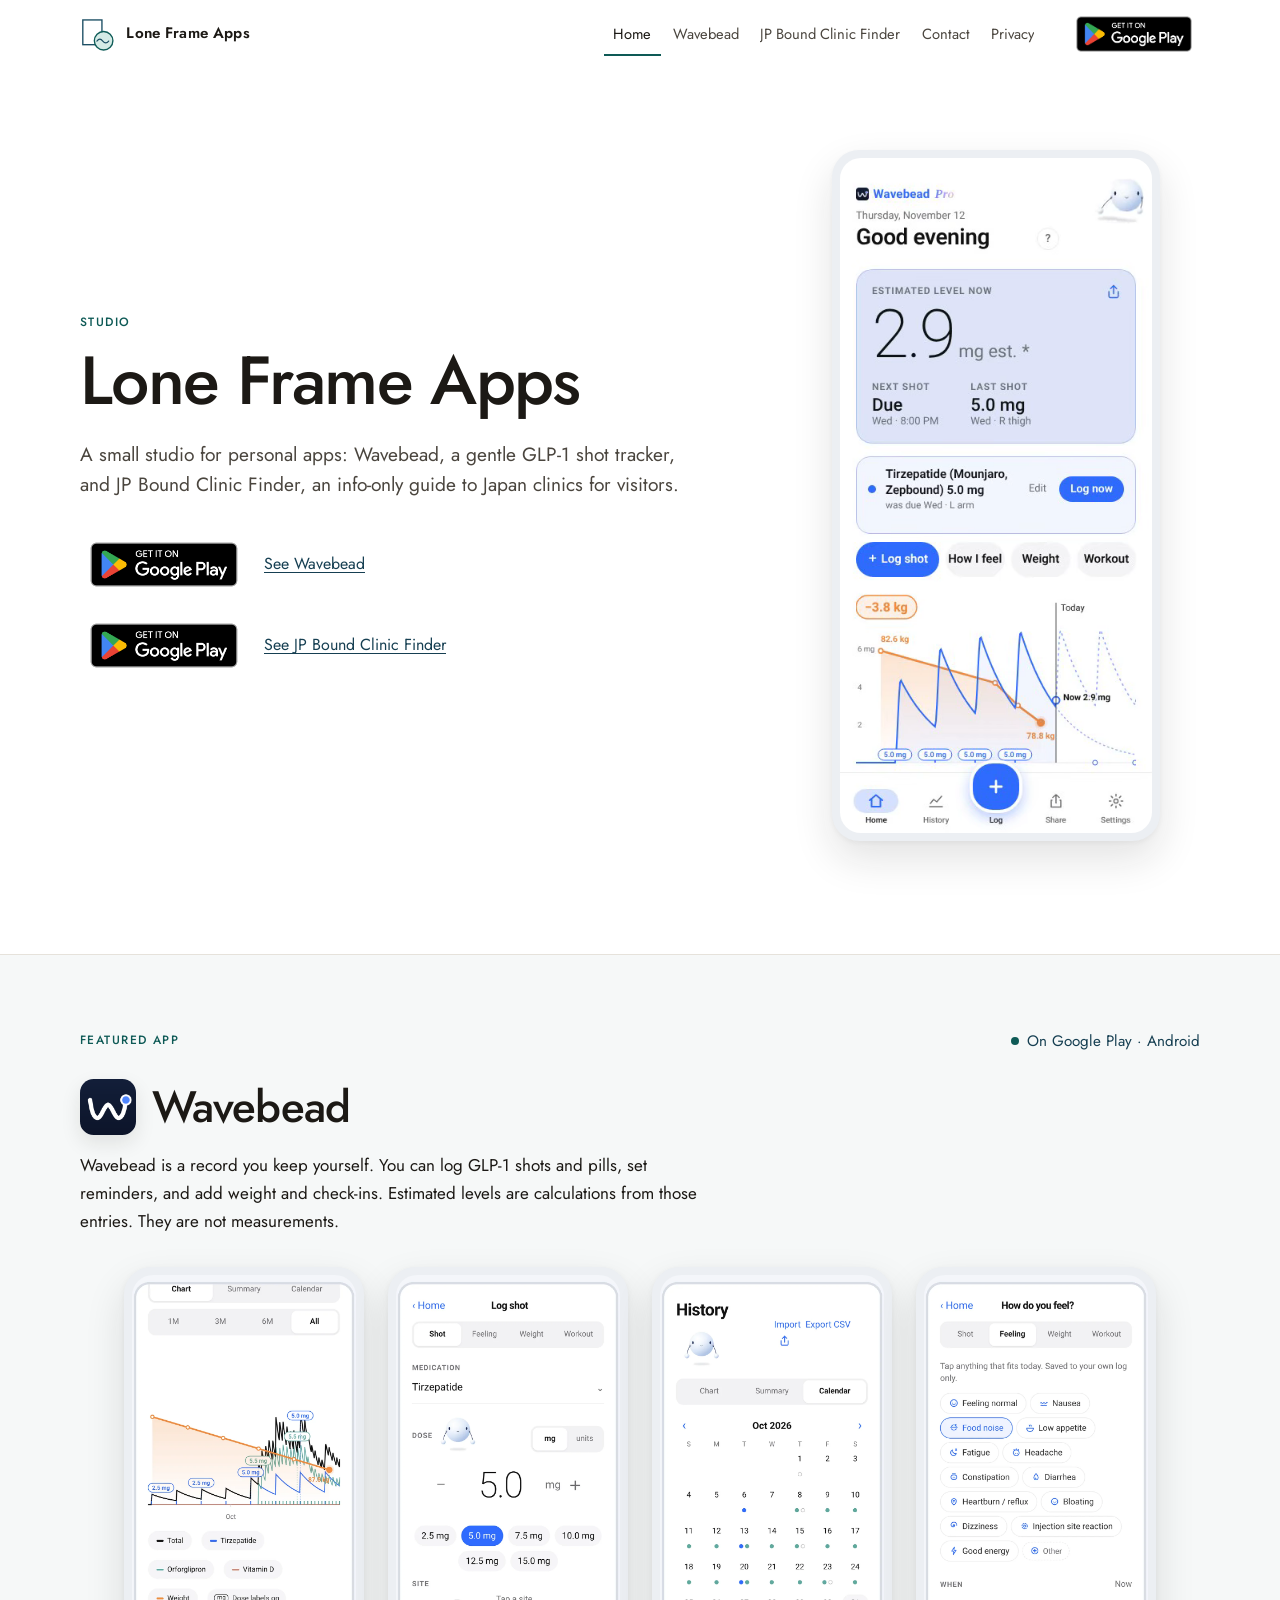
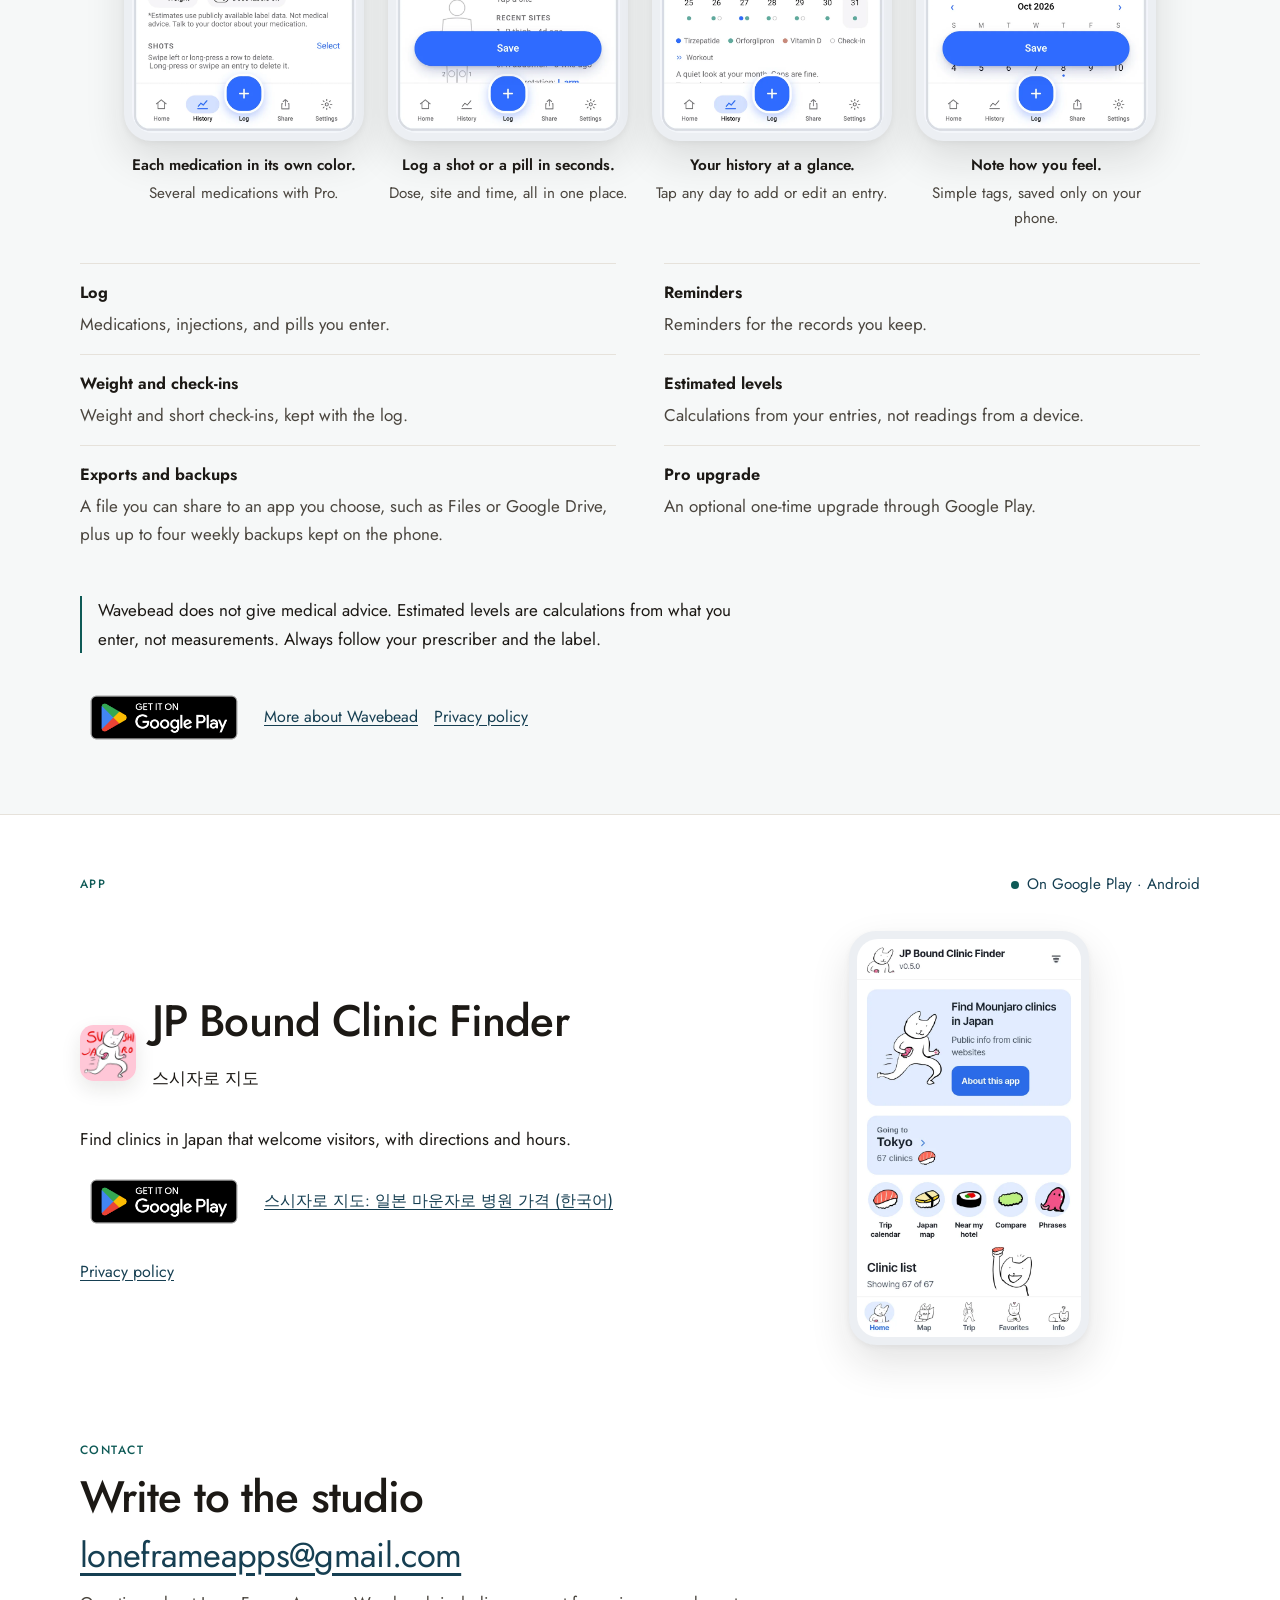
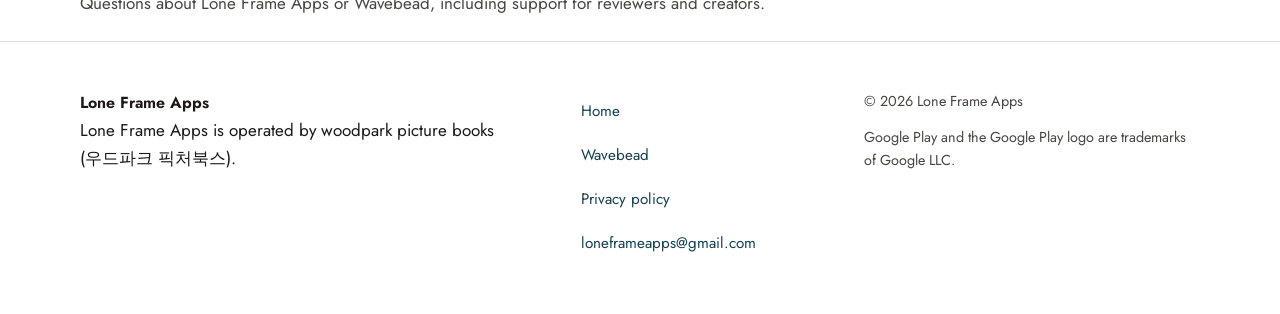
<file: index.html>
<!DOCTYPE html>
<html lang="en">
<head>
  <meta charset="utf-8">
  <meta name="viewport" content="width=device-width, initial-scale=1">
  <title>Lone Frame Apps</title>
  <meta name="description" content="Lone Frame Apps is a small studio for personal apps: Wavebead, a gentle GLP-1 shot tracker for Android, and JP Bound Clinic Finder, an info-only guide to Japan clinics for visitors.">
  <meta name="theme-color" content="#ffffff">
  <link rel="icon" href="assets/mark.svg" type="image/svg+xml">
  <link rel="preload" href="assets/fonts/jost-variable.woff2" as="font" type="font/woff2" crossorigin>
  <link rel="stylesheet" href="styles/site.css">
  <link rel="stylesheet" href="styles/motion.css">
<script data-goatcounter="https://loneframeapps.goatcounter.com/count" async src="//gc.zgo.at/count.js"></script>
</head>
<body>
  <a class="skip" href="#content">Skip to content</a>
  <header class="site-header">
    <div class="wrap header-bar has-app-nav">
      <a class="brand" href="index.html">
        <img src="assets/mark.svg" alt="" width="36" height="36">
        Lone Frame Apps
      </a>
      <nav class="nav" aria-label="Primary">
        <a href="index.html" aria-current="page"><span class="roll-text"><span class="roll-track"><span class="roll-face">Home</span><span class="roll-face" aria-hidden="true">Home</span></span></span></a>
        <a href="wavebead.html"><span class="roll-text"><span class="roll-track"><span class="roll-face">Wavebead</span><span class="roll-face" aria-hidden="true">Wavebead</span></span></span></a>
        <a href="index.html#jpbound"><span class="roll-text"><span class="roll-track"><span class="roll-face">JP Bound Clinic Finder</span><span class="roll-face" aria-hidden="true">JP Bound Clinic Finder</span></span></span></a>
        <a href="index.html#contact"><span class="roll-text"><span class="roll-track"><span class="roll-face">Contact</span><span class="roll-face" aria-hidden="true">Contact</span></span></span></a>
        <a href="privacy.html"><span class="roll-text"><span class="roll-track"><span class="roll-face">Privacy</span><span class="roll-face" aria-hidden="true">Privacy</span></span></span></a>
      </nav>
      <a class="play-badge play-badge-nav" href="https://play.google.com/store/apps/details?id=com.loneframeapps.wavebead">
        <img src="assets/google-play-badge.png" alt="Get it on Google Play" width="168" height="65">
      </a>
    </div>
  </header>

  <main id="content">
    <section class="wrap hero">
      <div>
        <p class="kicker">Studio</p>
        <h1>Lone Frame Apps</h1>
        <p class="dek">A small studio for personal apps: Wavebead, a gentle GLP-1 shot tracker, and JP Bound Clinic Finder, an info-only guide to Japan clinics for visitors.</p>
        <div class="hero-actions hero-actions-apps">
          <div class="hero-cta">
            <a class="play-badge" href="https://play.google.com/store/apps/details?id=com.loneframeapps.wavebead">
              <img src="assets/google-play-badge.png" alt="Get it on Google Play" width="168" height="65">
            </a>
            <a class="text-link" href="wavebead.html">See Wavebead</a>
          </div>
          <div class="hero-cta">
            <a class="play-badge" href="https://play.google.com/store/apps/details?id=com.loneframeapps.jpbound">
              <img src="assets/google-play-badge.png" alt="Get JP Bound Clinic Finder on Google Play" width="168" height="65">
            </a>
            <a class="text-link" href="#jpbound">See JP Bound Clinic Finder</a>
          </div>
        </div>
      </div>
      <div class="hero-visual">
        <figure class="phone phone-demo tilt-card">
          <video class="demo-clip" autoplay muted loop playsinline poster="assets/hero/wavebead-poster.jpg" width="390" height="844">
            <source src="assets/hero/wavebead-demo.webm" type="video/webm">
            <source src="assets/hero/wavebead-demo.mp4" type="video/mp4">
          </video>
          <img class="demo-poster" src="assets/hero/wavebead-poster.jpg" width="390" height="844" alt="Wavebead home screen showing an estimated level chart, upcoming dose, and shortcuts to log a shot, how you feel, weight, and workouts.">
          <span class="tilt-sheen" aria-hidden="true"></span>
        </figure>
      </div>
    </section>

    <section class="band" id="wavebead" aria-labelledby="wavebead-title">
      <div class="wrap band-inner">
        <div class="feature-head">
          <p class="kicker">Featured app</p>
          <p class="status">On Google Play · Android</p>
        </div>
        <div class="app-lockup">
          <img src="assets/app-icon.png" width="192" height="192" alt="">
          <div>
            <h2 id="wavebead-title">Wavebead</h2>
          </div>
        </div>
        <p class="lede">Wavebead is a record you keep yourself. You can log GLP-1 shots and pills, set reminders, and add weight and check-ins. Estimated levels are calculations from those entries. They are not measurements.</p>
        <ul class="shots">
          <li>
            <figure>
              <div class="phone"><img src="assets/screens/03_multimed.webp" width="800" height="1633" alt="History chart with separate colored lines for each medication and weight."></div>
              <figcaption><strong>Each medication in its own color.</strong> Several medications with Pro.</figcaption>
            </figure>
          </li>
          <li>
            <figure>
              <div class="phone"><img src="assets/screens/02_log.webp" width="800" height="1633" alt="Log shot screen with a 5.0 milligram dose selected and a save button."></div>
              <figcaption><strong>Log a shot or a pill in seconds.</strong> Dose, site and time, all in one place.</figcaption>
            </figure>
          </li>
          <li>
            <figure>
              <div class="phone"><img src="assets/screens/04_calendar.webp" width="800" height="1633" alt="History calendar for October 2026 with colored dots for medications and check-ins."></div>
              <figcaption><strong>Your history at a glance.</strong> Tap any day to add or edit an entry.</figcaption>
            </figure>
          </li>
          <li>
            <figure>
              <div class="phone"><img src="assets/screens/05_feel.webp" width="800" height="1633" alt="How do you feel screen with simple tags such as feeling normal, nausea, and low appetite."></div>
              <figcaption><strong>Note how you feel.</strong> Simple tags, saved only on your phone.</figcaption>
            </figure>
          </li>
        </ul>
        <ul class="points">
          <li>
            <h3>Log</h3>
            <p>Medications, injections, and pills you enter.</p>
          </li>
          <li>
            <h3>Reminders</h3>
            <p>Reminders for the records you keep.</p>
          </li>
          <li>
            <h3>Weight and check-ins</h3>
            <p>Weight and short check-ins, kept with the log.</p>
          </li>
          <li>
            <h3>Estimated levels</h3>
            <p>Calculations from your entries, not readings from a device.</p>
          </li>
          <li>
            <h3>Exports and backups</h3>
            <p>A file you can share to an app you choose, such as Files or Google Drive, plus up to four weekly backups kept on the phone.</p>
          </li>
          <li>
            <h3>Pro upgrade</h3>
            <p>An optional one-time upgrade through Google Play.</p>
          </li>
        </ul>
        <p class="note">Wavebead does not give medical advice. Estimated levels are calculations from what you enter, not measurements. Always follow your prescriber and the label.</p>
        <div class="hero-actions">
          <a class="play-badge" href="https://play.google.com/store/apps/details?id=com.loneframeapps.wavebead">
            <img src="assets/google-play-badge.png" alt="Get it on Google Play" width="168" height="65">
          </a>
          <a class="text-link" href="wavebead.html">More about Wavebead</a>
          <a class="text-link" href="privacy.html">Privacy policy</a>
        </div>
      </div>
    </section>

    <section class="section" id="jpbound" aria-labelledby="jpbound-title">
      <div class="wrap jpbound-inner">
        <div class="feature-head">
          <p class="kicker">App</p>
          <p class="status">On Google Play · Android</p>
        </div>
        <div class="jpbound-copy">
          <div class="app-lockup">
            <img src="assets/jpbound-icon.png" width="192" height="192" alt="">
            <div>
              <h2 id="jpbound-title">JP Bound Clinic Finder</h2>
              <p class="ko-name" lang="ko">스시자로 지도</p>
            </div>
          </div>
          <p class="lede">Find clinics in Japan that welcome visitors, with directions and hours.</p>
          <div class="hero-actions">
            <a class="play-badge" href="https://play.google.com/store/apps/details?id=com.loneframeapps.jpbound">
              <img src="assets/google-play-badge.png" alt="Get JP Bound Clinic Finder on Google Play" width="168" height="65">
            </a>
            <a class="text-link" href="japan-mounjaro/" hreflang="ko">스시자로 지도: 일본 마운자로 병원 가격 (한국어)</a>
            <a class="text-link" href="jpbound-privacy.html">Privacy policy</a>
          </div>
        </div>
        <div class="jpbound-visual">
          <figure class="phone">
            <picture>
              <source srcset="assets/hero/jpbound-home.webp" type="image/webp">
              <img src="assets/hero/jpbound-home.png" width="720" height="1280" alt="JP Bound Clinic Finder 0.5.0 home screen, with a running-cat welcome, sushi shortcuts, and a clinic list for Tokyo." loading="lazy" decoding="async">
            </picture>
          </figure>
        </div>
      </div>
    </section>

    <section class="contact" id="contact">
      <div class="wrap">
        <p class="kicker">Contact</p>
        <h2>Write to the studio</h2>
        <p class="email"><a href="mailto:loneframeapps@gmail.com">loneframeapps@gmail.com</a></p>
        <p class="quiet">Questions about Lone Frame Apps or Wavebead, including support for reviewers and creators.</p>
      </div>
    </section>
  </main>

  <footer class="site-footer">
    <div class="wrap footer-grid">
      <div>
        <p class="footer-name">Lone Frame Apps</p>
        <p>Lone Frame Apps is operated by woodpark picture books (<span lang="ko">우드파크 픽처북스</span>).</p>
      </div>
      <nav class="footer-links" aria-label="Footer">
        <a href="index.html">Home</a>
        <a href="wavebead.html">Wavebead</a>
        <a href="privacy.html">Privacy policy</a>
        <a href="mailto:loneframeapps@gmail.com">loneframeapps@gmail.com</a>
      </nav>
      <div class="fine">
        <p>© 2026 Lone Frame Apps</p>
        <p>Google Play and the Google Play logo are trademarks of Google LLC.</p>
      </div>
    </div>
  </footer>
  <script src="scripts/site.js"></script>
  <script src="scripts/motion.js"></script>
</body>
</html>
</file>
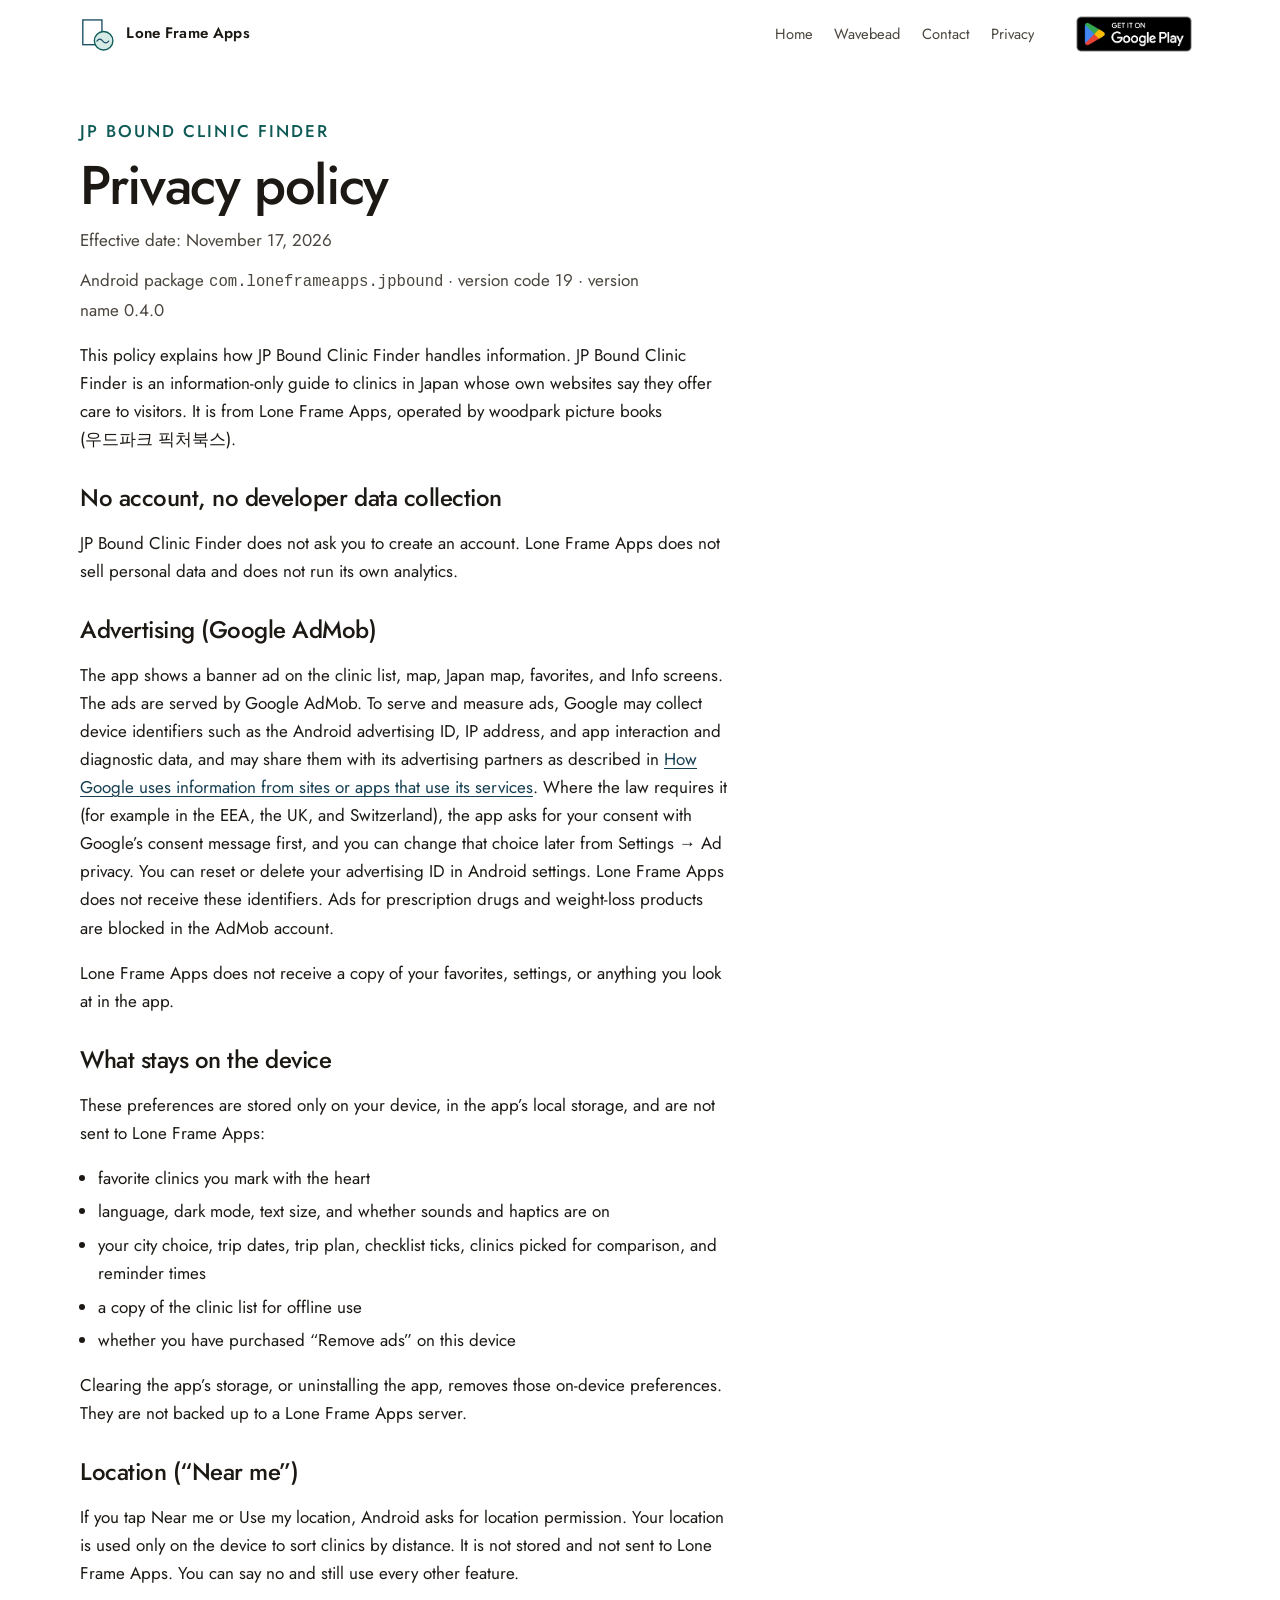
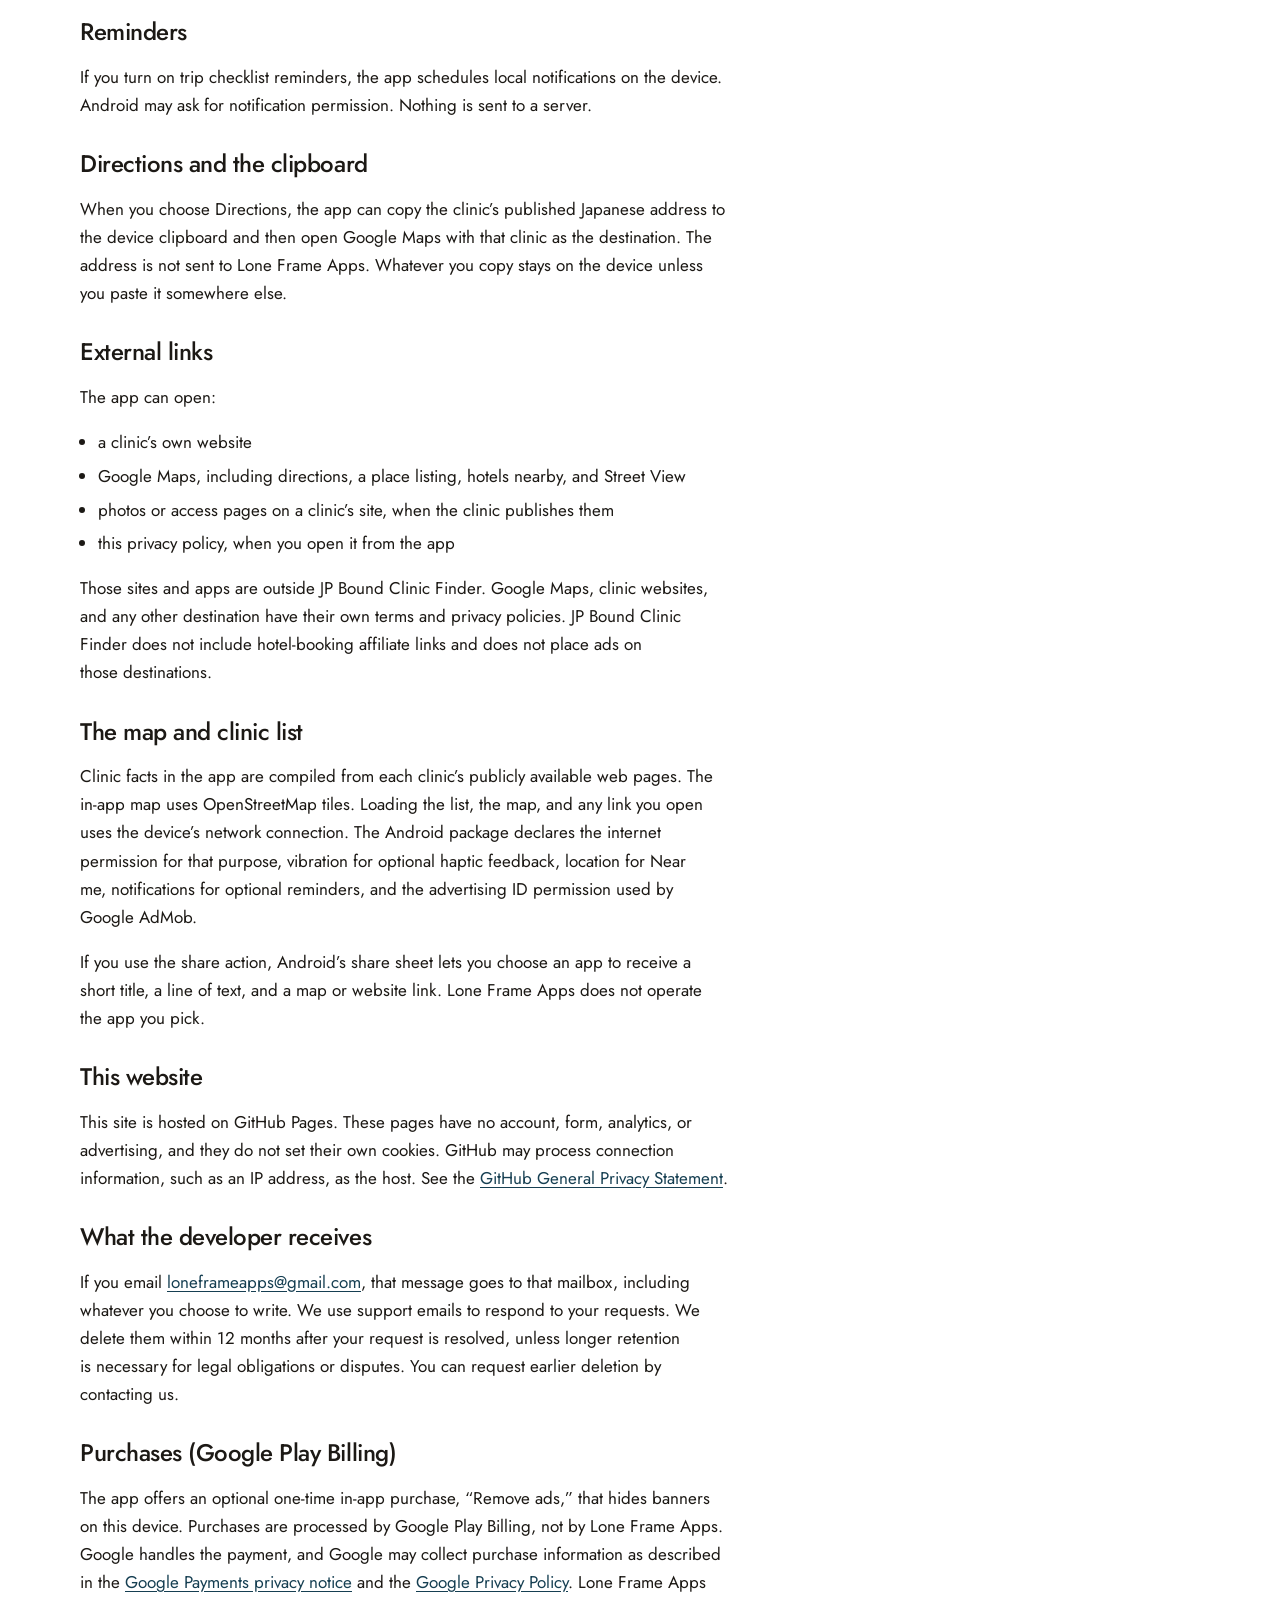
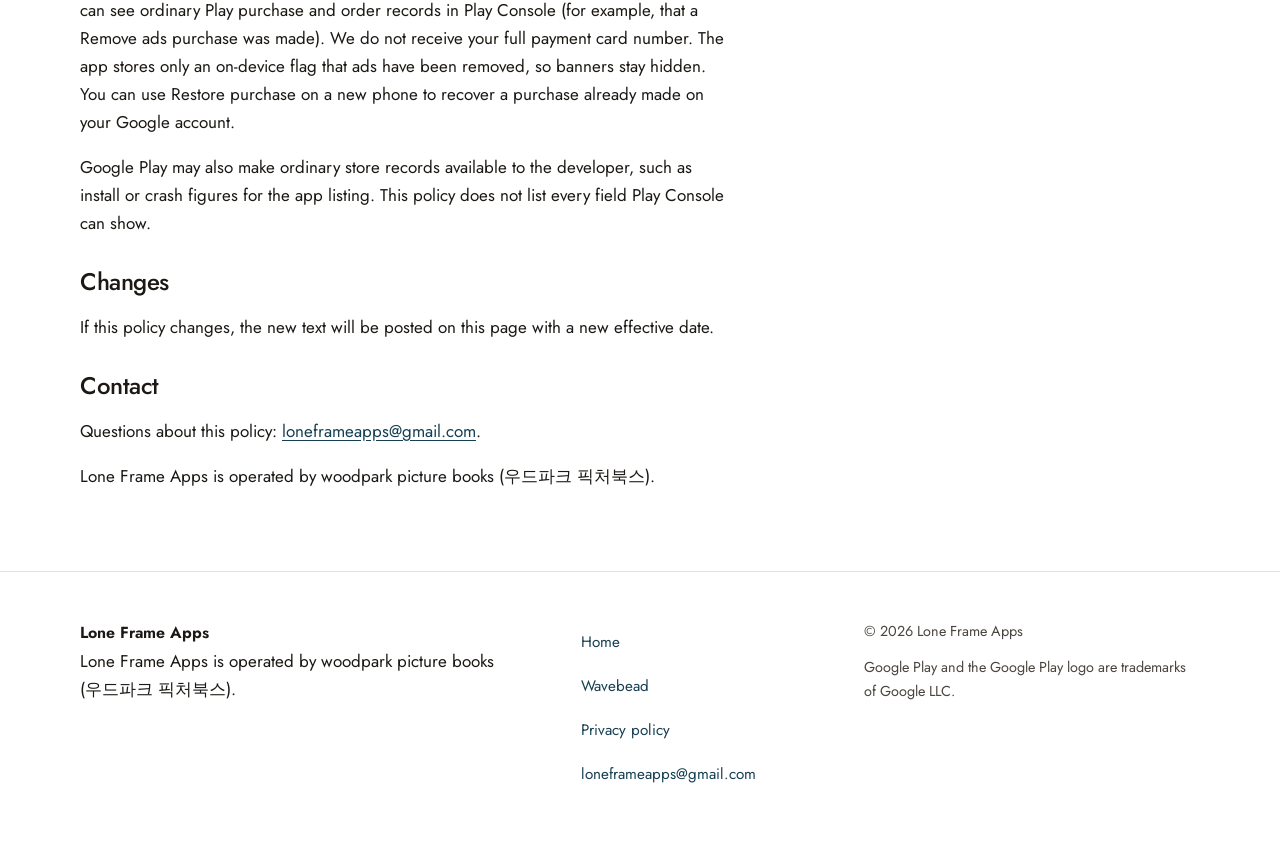
<file: jpbound-privacy.html>
<!DOCTYPE html>
<html lang="en">
<head>
  <meta charset="utf-8">
  <meta name="viewport" content="width=device-width, initial-scale=1">
  <title>JP Bound Clinic Finder privacy policy — Lone Frame Apps</title>
  <meta name="description" content="Privacy policy for JP Bound Clinic Finder, an information-only Japan clinic guide from Lone Frame Apps.">
  <meta name="theme-color" content="#ffffff">
  <link rel="icon" href="assets/mark.svg" type="image/svg+xml">
  <link rel="stylesheet" href="styles/site.css">
  <link rel="stylesheet" href="styles/motion.css">
</head>
<body>
  <a class="skip" href="#content">Skip to content</a>
  <header class="site-header">
    <div class="wrap header-bar">
      <a class="brand" href="index.html">
        <img src="assets/mark.svg" alt="" width="36" height="36">
        Lone Frame Apps
      </a>
      <nav class="nav" aria-label="Primary">
        <a href="index.html"><span class="roll-text"><span class="roll-track"><span class="roll-face">Home</span><span class="roll-face" aria-hidden="true">Home</span></span></span></a>
        <a href="wavebead.html"><span class="roll-text"><span class="roll-track"><span class="roll-face">Wavebead</span><span class="roll-face" aria-hidden="true">Wavebead</span></span></span></a>
        <a href="index.html#contact"><span class="roll-text"><span class="roll-track"><span class="roll-face">Contact</span><span class="roll-face" aria-hidden="true">Contact</span></span></span></a>
        <a href="privacy.html"><span class="roll-text"><span class="roll-track"><span class="roll-face">Privacy</span><span class="roll-face" aria-hidden="true">Privacy</span></span></span></a>
      </nav>
      <a class="play-badge play-badge-nav" href="https://play.google.com/store/apps/details?id=com.loneframeapps.wavebead">
        <img src="assets/google-play-badge.png" alt="Get it on Google Play" width="168" height="65">
      </a>
    </div>
  </header>

  <main id="content" class="wrap prose">
    <article class="prose-inner">
      <p class="kicker">JP Bound Clinic Finder</p>
      <h1>Privacy policy</h1>
      <p class="meta">Effective date: November 17, 2026</p>
      <p class="meta">Android package <code>com.loneframeapps.jpbound</code> · version code 19 · version name 0.4.0</p>
      <p>This policy explains how JP Bound Clinic Finder handles information. JP Bound Clinic Finder is an information-only guide to clinics in Japan whose own websites say they offer care to visitors. It is from Lone Frame Apps, operated by woodpark picture books (<span lang="ko">우드파크 픽처북스</span>).</p>

      <h2>No account, no developer data collection</h2>
      <p>JP Bound Clinic Finder does not ask you to create an account. Lone Frame Apps does not sell personal data and does not run its own analytics.</p>

      <h2>Advertising (Google AdMob)</h2>
      <p>The app shows a banner ad on the clinic list, map, Japan map, favorites, and Info screens. The ads are served by Google AdMob. To serve and measure ads, Google may collect device identifiers such as the Android advertising ID, IP address, and app interaction and diagnostic data, and may share them with its advertising partners as described in <a href="https://policies.google.com/technologies/partner-sites">How Google uses information from sites or apps that use its services</a>. Where the law requires it (for example in the EEA, the UK, and Switzerland), the app asks for your consent with Google’s consent message first, and you can change that choice later from Settings → Ad privacy. You can reset or delete your advertising ID in Android settings. Lone Frame Apps does not receive these identifiers. Ads for prescription drugs and weight-loss products are blocked in the AdMob account.</p>
      <p>Lone Frame Apps does not receive a copy of your favorites, settings, or anything you look at in the app.</p>

      <h2>What stays on the device</h2>
      <p>These preferences are stored only on your device, in the app’s local storage, and are not sent to Lone Frame Apps:</p>
      <ul>
        <li>favorite clinics you mark with the heart</li>
        <li>language, dark mode, text size, and whether sounds and haptics are on</li>
        <li>your city choice, trip dates, trip plan, checklist ticks, clinics picked for comparison, and reminder times</li>
        <li>a copy of the clinic list for offline use</li>
        <li>whether you have purchased “Remove ads” on this device</li>
      </ul>
      <p>Clearing the app’s storage, or uninstalling the app, removes those on-device preferences. They are not backed up to a Lone Frame Apps server.</p>

      <h2>Location (“Near me”)</h2>
      <p>If you tap Near me or Use my location, Android asks for location permission. Your location is used only on the device to sort clinics by distance. It is not stored and not sent to Lone Frame Apps. You can say no and still use every other feature.</p>

      <h2>Reminders</h2>
      <p>If you turn on trip checklist reminders, the app schedules local notifications on the device. Android may ask for notification permission. Nothing is sent to a server.</p>

      <h2>Directions and the clipboard</h2>
      <p>When you choose Directions, the app can copy the clinic’s published Japanese address to the device clipboard and then open Google Maps with that clinic as the destination. The address is not sent to Lone Frame Apps. Whatever you copy stays on the device unless you paste it somewhere else.</p>

      <h2>External links</h2>
      <p>The app can open:</p>
      <ul>
        <li>a clinic’s own website</li>
        <li>Google Maps, including directions, a place listing, hotels nearby, and Street View</li>
        <li>photos or access pages on a clinic’s site, when the clinic publishes them</li>
        <li>this privacy policy, when you open it from the app</li>
      </ul>
      <p>Those sites and apps are outside JP Bound Clinic Finder. Google Maps, clinic websites, and any other destination have their own terms and privacy policies. JP Bound Clinic Finder does not include hotel-booking affiliate links and does not place ads on those destinations.</p>

      <h2>The map and clinic list</h2>
      <p>Clinic facts in the app are compiled from each clinic’s publicly available web pages. The in-app map uses OpenStreetMap tiles. Loading the list, the map, and any link you open uses the device’s network connection. The Android package declares the internet permission for that purpose, vibration for optional haptic feedback, location for Near me, notifications for optional reminders, and the advertising ID permission used by Google AdMob.</p>
      <p>If you use the share action, Android’s share sheet lets you choose an app to receive a short title, a line of text, and a map or website link. Lone Frame Apps does not operate the app you pick.</p>

      <h2>This website</h2>
      <p>This site is hosted on GitHub Pages. These pages have no account, form, analytics, or advertising, and they do not set their own cookies. GitHub may process connection information, such as an IP address, as the host. See the <a href="https://docs.github.com/en/site-policy/privacy-policies/github-general-privacy-statement">GitHub General Privacy Statement</a>.</p>

      <h2>What the developer receives</h2>
      <p>If you email <a href="mailto:loneframeapps@gmail.com">loneframeapps@gmail.com</a>, that message goes to that mailbox, including whatever you choose to write. We use support emails to respond to your requests. We delete them within 12 months after your request is resolved, unless longer retention is necessary for legal obligations or disputes. You can request earlier deletion by contacting us.</p>
      <h2>Purchases (Google Play Billing)</h2>
      <p>The app offers an optional one-time in-app purchase, “Remove ads,” that hides banners on this device. Purchases are processed by Google Play Billing, not by Lone Frame Apps. Google handles the payment, and Google may collect purchase information as described in the <a href="https://payments.google.com/payments/apis-secure/u/0/get_legal_document?ldl=en&amp;ldo=0&amp;ldt=privacynotice">Google Payments privacy notice</a> and the <a href="https://policies.google.com/privacy">Google Privacy Policy</a>. Lone Frame Apps can see ordinary Play purchase and order records in Play Console (for example, that a Remove ads purchase was made). We do not receive your full payment card number. The app stores only an on-device flag that ads have been removed, so banners stay hidden. You can use Restore purchase on a new phone to recover a purchase already made on your Google account.</p>
      <p>Google Play may also make ordinary store records available to the developer, such as install or crash figures for the app listing. This policy does not list every field Play Console can show.</p>

      <h2>Changes</h2>
      <p>If this policy changes, the new text will be posted on this page with a new effective date.</p>

      <h2>Contact</h2>
      <p>Questions about this policy: <a href="mailto:loneframeapps@gmail.com">loneframeapps@gmail.com</a>.</p>
      <p>Lone Frame Apps is operated by woodpark picture books (<span lang="ko">우드파크 픽처북스</span>).</p>
    </article>
  </main>

  <footer class="site-footer">
    <div class="wrap footer-grid">
      <div>
        <p class="footer-name">Lone Frame Apps</p>
        <p>Lone Frame Apps is operated by woodpark picture books (<span lang="ko">우드파크 픽처북스</span>).</p>
      </div>
      <nav class="footer-links" aria-label="Footer">
        <a href="index.html">Home</a>
        <a href="wavebead.html">Wavebead</a>
        <a href="privacy.html">Privacy policy</a>
        <a href="mailto:loneframeapps@gmail.com">loneframeapps@gmail.com</a>
      </nav>
      <div class="fine">
        <p>© 2026 Lone Frame Apps</p>
        <p>Google Play and the Google Play logo are trademarks of Google LLC.</p>
      </div>
    </div>
  </footer>
  <script src="scripts/site.js"></script>
  <script src="scripts/motion.js"></script>
</body>
</html>
</file>
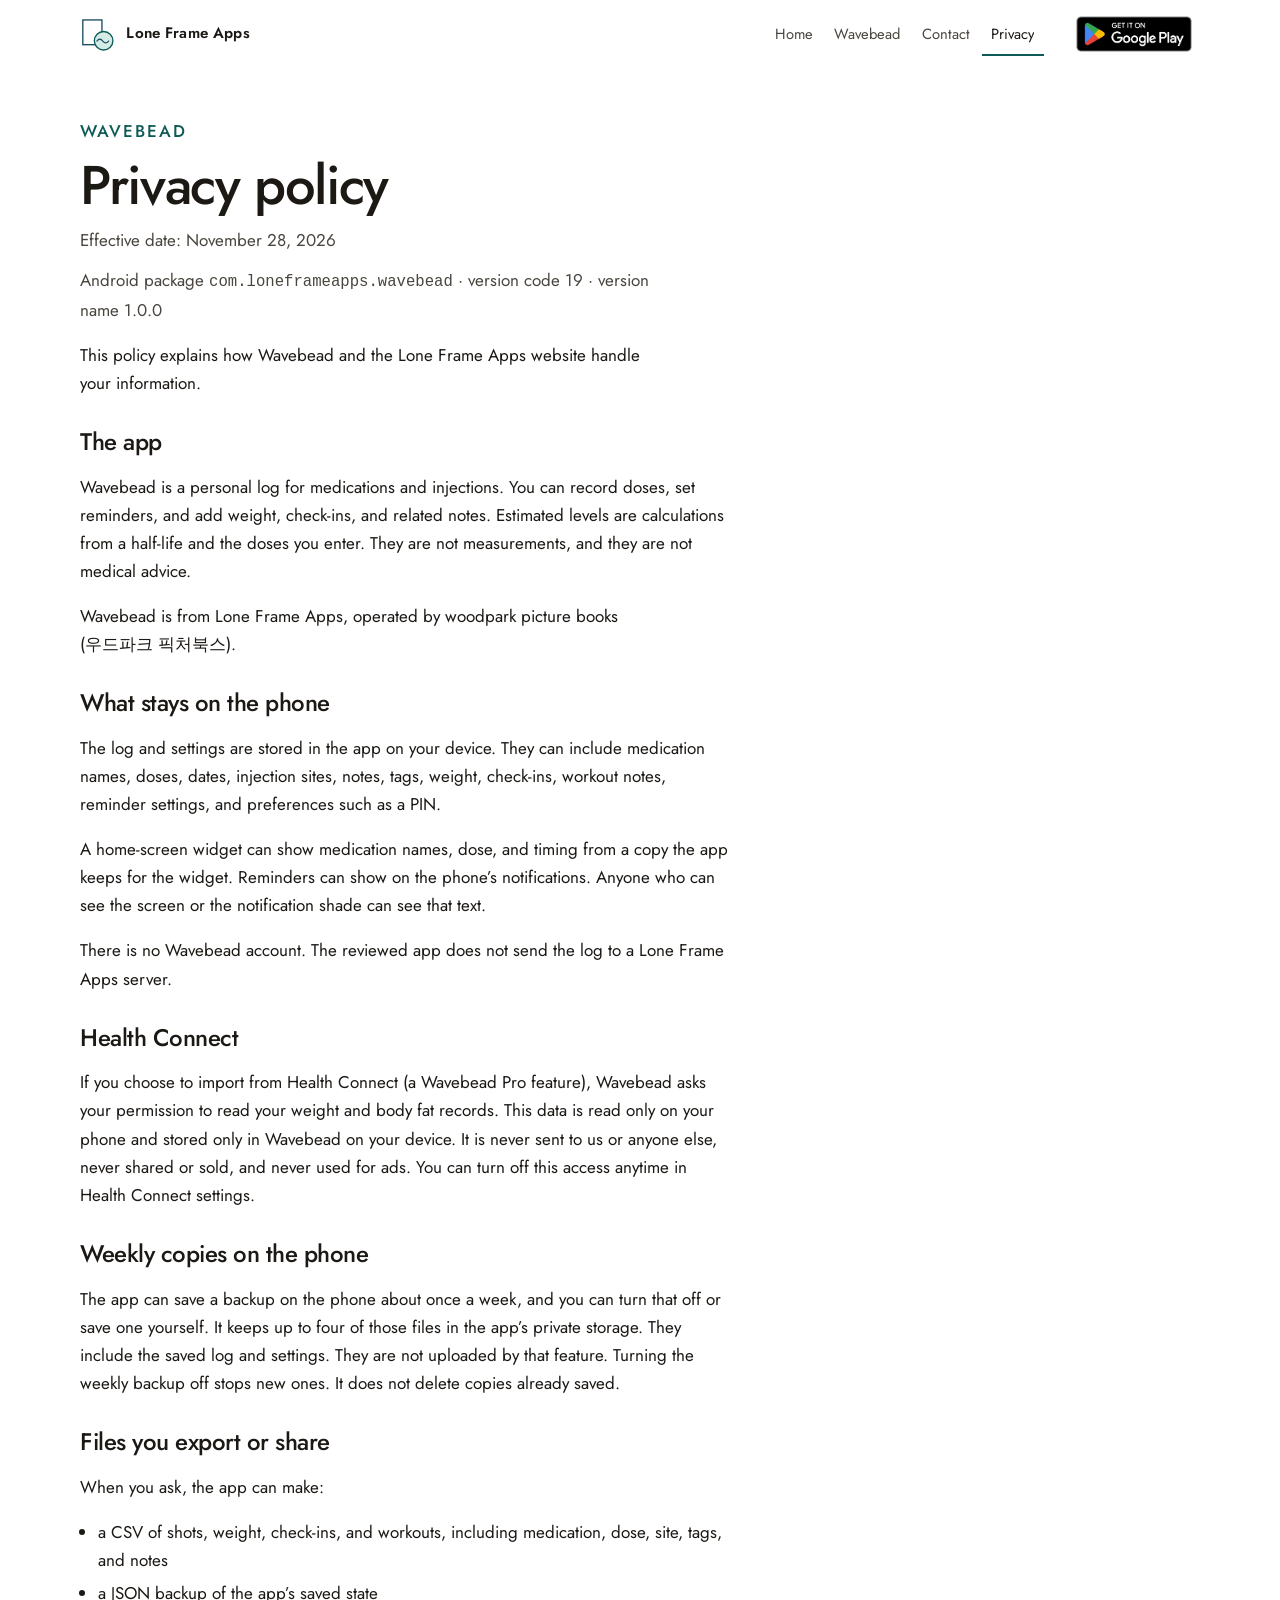
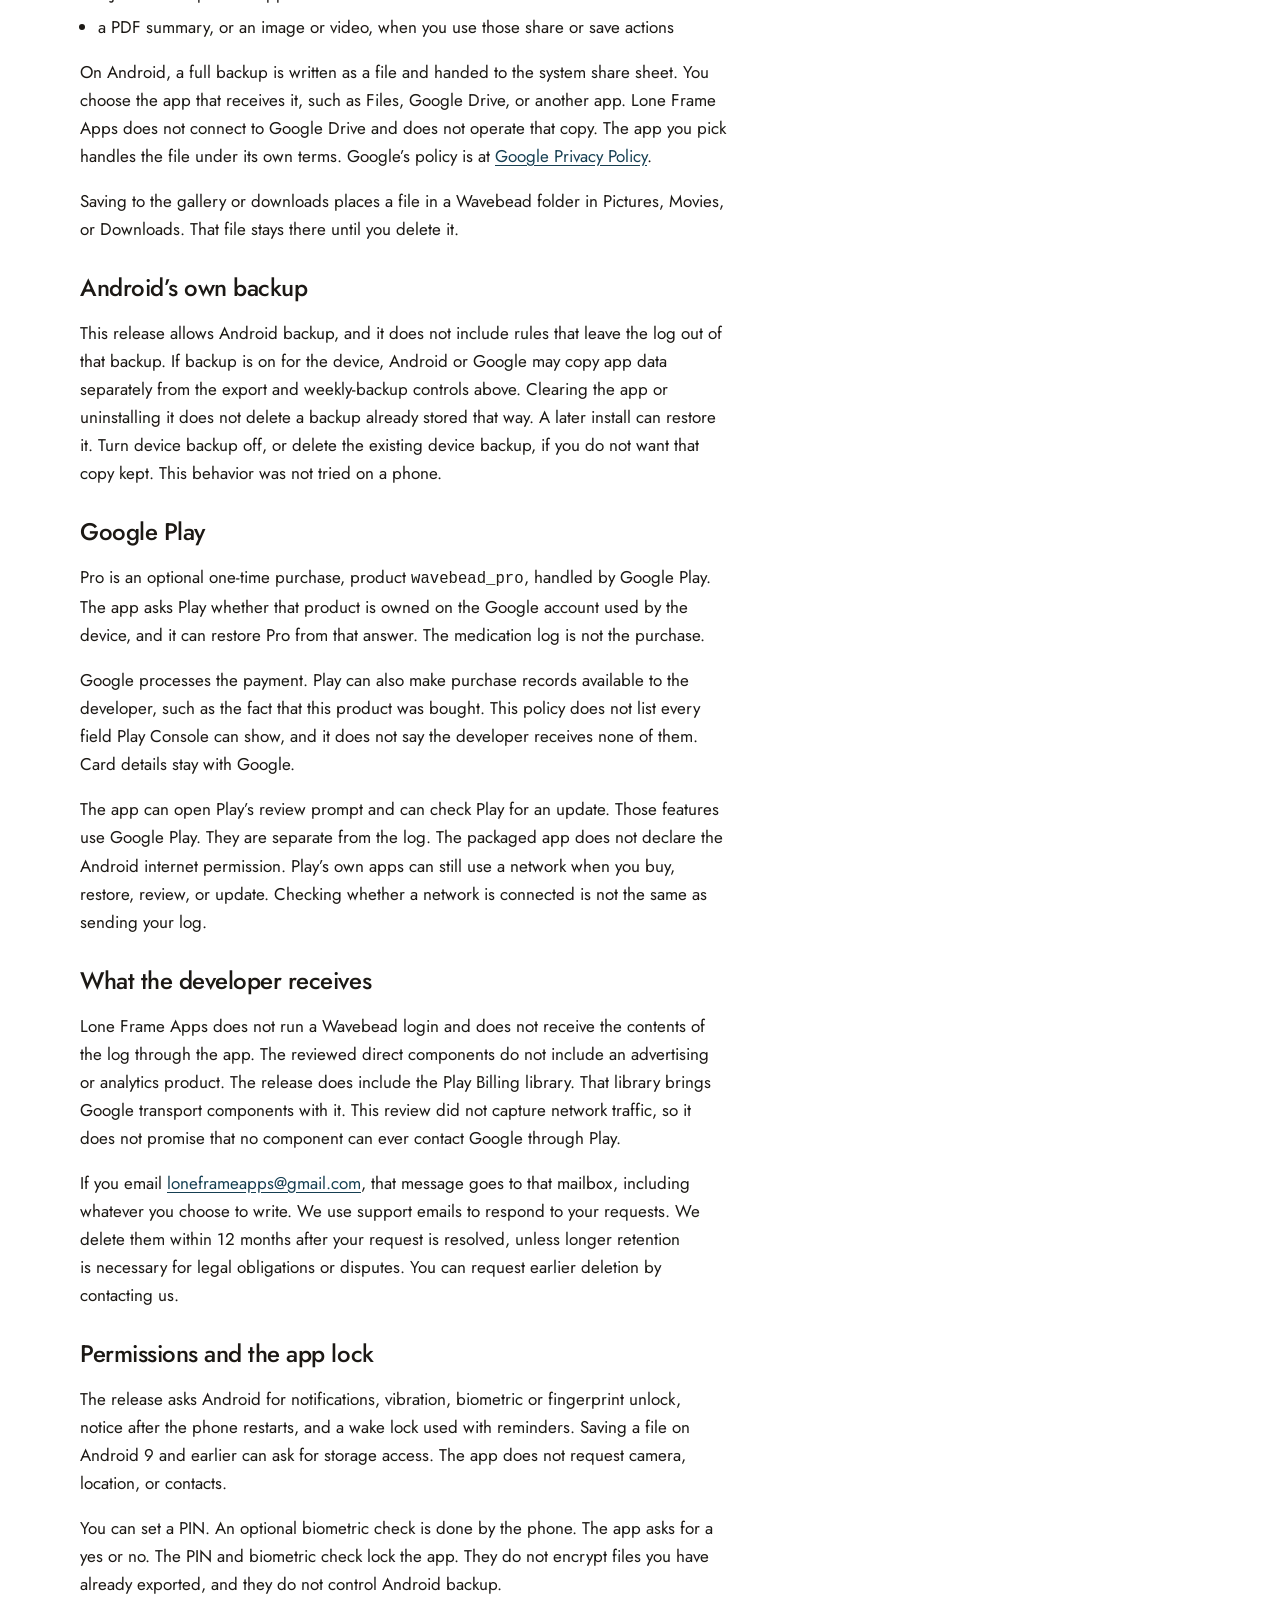
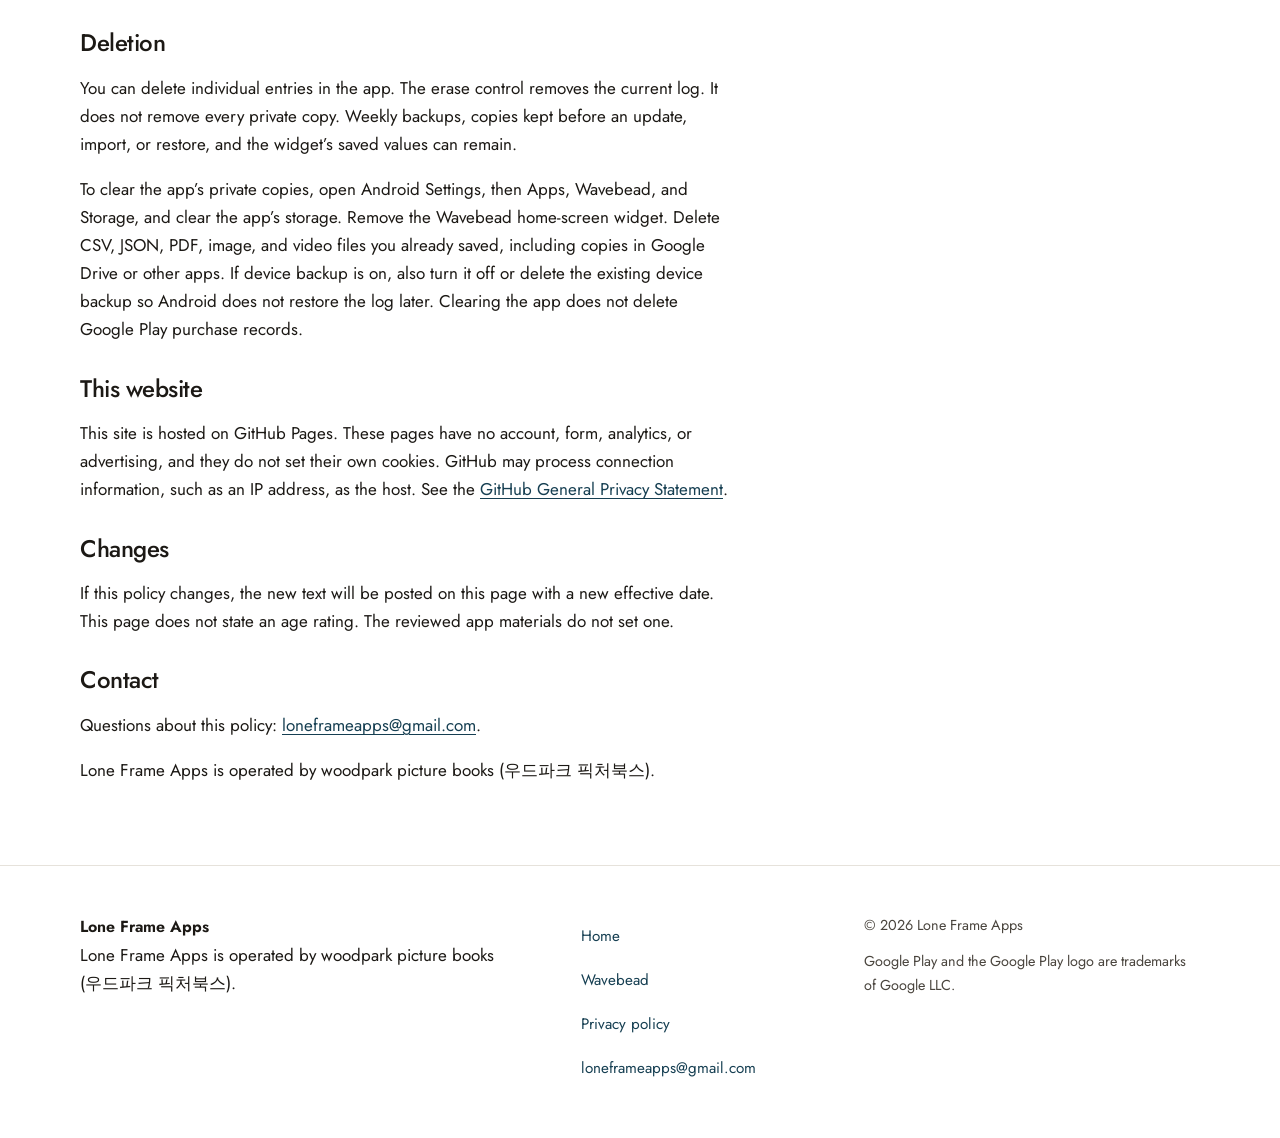
<file: privacy.html>
<!DOCTYPE html>
<html lang="en">
<head>
  <meta charset="utf-8">
  <meta name="viewport" content="width=device-width, initial-scale=1">
  <title>Wavebead privacy policy — Lone Frame Apps</title>
  <meta name="description" content="Privacy policy for Wavebead, a personal medication and injection log from Lone Frame Apps, and for this website.">
  <meta name="theme-color" content="#ffffff">
  <link rel="icon" href="assets/mark.svg" type="image/svg+xml">
  <link rel="stylesheet" href="styles/site.css">
  <link rel="stylesheet" href="styles/motion.css">
</head>
<body>
  <a class="skip" href="#content">Skip to content</a>
  <header class="site-header">
    <div class="wrap header-bar">
      <a class="brand" href="index.html">
        <img src="assets/mark.svg" alt="" width="36" height="36">
        Lone Frame Apps
      </a>
      <nav class="nav" aria-label="Primary">
        <a href="index.html"><span class="roll-text"><span class="roll-track"><span class="roll-face">Home</span><span class="roll-face" aria-hidden="true">Home</span></span></span></a>
        <a href="wavebead.html"><span class="roll-text"><span class="roll-track"><span class="roll-face">Wavebead</span><span class="roll-face" aria-hidden="true">Wavebead</span></span></span></a>
        <a href="index.html#contact"><span class="roll-text"><span class="roll-track"><span class="roll-face">Contact</span><span class="roll-face" aria-hidden="true">Contact</span></span></span></a>
        <a href="privacy.html" aria-current="page"><span class="roll-text"><span class="roll-track"><span class="roll-face">Privacy</span><span class="roll-face" aria-hidden="true">Privacy</span></span></span></a>
      </nav>
      <a class="play-badge play-badge-nav" href="https://play.google.com/store/apps/details?id=com.loneframeapps.wavebead">
        <img src="assets/google-play-badge.png" alt="Get it on Google Play" width="168" height="65">
      </a>
    </div>
  </header>

  <main id="content" class="wrap prose">
    <article class="prose-inner">
      <p class="kicker">Wavebead</p>
      <h1>Privacy policy</h1>
      <p class="meta">Effective date: November 28, 2026</p>
      <p class="meta">Android package <code>com.loneframeapps.wavebead</code> · version code 19 · version name 1.0.0</p>
      <p>This policy explains how Wavebead and the Lone Frame Apps website handle your information.</p>

      <h2>The app</h2>
      <p>Wavebead is a personal log for medications and injections. You can record doses, set reminders, and add weight, check-ins, and related notes. Estimated levels are calculations from a half-life and the doses you enter. They are not measurements, and they are not medical advice.</p>
      <p>Wavebead is from Lone Frame Apps, operated by woodpark picture books (<span lang="ko">우드파크 픽처북스</span>).</p>

      <h2>What stays on the phone</h2>
      <p>The log and settings are stored in the app on your device. They can include medication names, doses, dates, injection sites, notes, tags, weight, check-ins, workout notes, reminder settings, and preferences such as a PIN.</p>
      <p>A home-screen widget can show medication names, dose, and timing from a copy the app keeps for the widget. Reminders can show on the phone’s notifications. Anyone who can see the screen or the notification shade can see that text.</p>
      <p>There is no Wavebead account. The reviewed app does not send the log to a Lone Frame Apps server.</p>

      <h2>Health Connect</h2>
      <p>If you choose to import from Health Connect (a Wavebead Pro feature), Wavebead asks your permission to read your weight and body fat records. This data is read only on your phone and stored only in Wavebead on your device. It is never sent to us or anyone else, never shared or sold, and never used for ads. You can turn off this access anytime in Health Connect settings.</p>

      <h2>Weekly copies on the phone</h2>
      <p>The app can save a backup on the phone about once a week, and you can turn that off or save one yourself. It keeps up to four of those files in the app’s private storage. They include the saved log and settings. They are not uploaded by that feature. Turning the weekly backup off stops new ones. It does not delete copies already saved.</p>

      <h2>Files you export or share</h2>
      <p>When you ask, the app can make:</p>
      <ul>
        <li>a CSV of shots, weight, check-ins, and workouts, including medication, dose, site, tags, and notes</li>
        <li>a JSON backup of the app’s saved state</li>
        <li>a PDF summary, or an image or video, when you use those share or save actions</li>
      </ul>
      <p>On Android, a full backup is written as a file and handed to the system share sheet. You choose the app that receives it, such as Files, Google Drive, or another app. Lone Frame Apps does not connect to Google Drive and does not operate that copy. The app you pick handles the file under its own terms. Google’s policy is at <a href="https://policies.google.com/privacy">Google Privacy Policy</a>.</p>
      <p>Saving to the gallery or downloads places a file in a Wavebead folder in Pictures, Movies, or Downloads. That file stays there until you delete it.</p>

      <h2>Android’s own backup</h2>
      <p>This release allows Android backup, and it does not include rules that leave the log out of that backup. If backup is on for the device, Android or Google may copy app data separately from the export and weekly-backup controls above. Clearing the app or uninstalling it does not delete a backup already stored that way. A later install can restore it. Turn device backup off, or delete the existing device backup, if you do not want that copy kept. This behavior was not tried on a phone.</p>

      <h2>Google Play</h2>
      <p>Pro is an optional one-time purchase, product <code>wavebead_pro</code>, handled by Google Play. The app asks Play whether that product is owned on the Google account used by the device, and it can restore Pro from that answer. The medication log is not the purchase.</p>
      <p>Google processes the payment. Play can also make purchase records available to the developer, such as the fact that this product was bought. This policy does not list every field Play Console can show, and it does not say the developer receives none of them. Card details stay with Google.</p>
      <p>The app can open Play’s review prompt and can check Play for an update. Those features use Google Play. They are separate from the log. The packaged app does not declare the Android internet permission. Play’s own apps can still use a network when you buy, restore, review, or update. Checking whether a network is connected is not the same as sending your log.</p>

      <h2>What the developer receives</h2>
      <p>Lone Frame Apps does not run a Wavebead login and does not receive the contents of the log through the app. The reviewed direct components do not include an advertising or analytics product. The release does include the Play Billing library. That library brings Google transport components with it. This review did not capture network traffic, so it does not promise that no component can ever contact Google through Play.</p>
      <p>If you email <a href="mailto:loneframeapps@gmail.com">loneframeapps@gmail.com</a>, that message goes to that mailbox, including whatever you choose to write. We use support emails to respond to your requests. We delete them within 12 months after your request is resolved, unless longer retention is necessary for legal obligations or disputes. You can request earlier deletion by contacting us.</p>

      <h2>Permissions and the app lock</h2>
      <p>The release asks Android for notifications, vibration, biometric or fingerprint unlock, notice after the phone restarts, and a wake lock used with reminders. Saving a file on Android 9 and earlier can ask for storage access. The app does not request camera, location, or contacts.</p>
      <p>You can set a PIN. An optional biometric check is done by the phone. The app asks for a yes or no. The PIN and biometric check lock the app. They do not encrypt files you have already exported, and they do not control Android backup.</p>

      <h2>Deletion</h2>
      <p>You can delete individual entries in the app. The erase control removes the current log. It does not remove every private copy. Weekly backups, copies kept before an update, import, or restore, and the widget’s saved values can remain.</p>
      <p>To clear the app’s private copies, open Android Settings, then Apps, Wavebead, and Storage, and clear the app’s storage. Remove the Wavebead home-screen widget. Delete CSV, JSON, PDF, image, and video files you already saved, including copies in Google Drive or other apps. If device backup is on, also turn it off or delete the existing device backup so Android does not restore the log later. Clearing the app does not delete Google Play purchase records.</p>

      <h2>This website</h2>
      <p>This site is hosted on GitHub Pages. These pages have no account, form, analytics, or advertising, and they do not set their own cookies. GitHub may process connection information, such as an IP address, as the host. See the <a href="https://docs.github.com/en/site-policy/privacy-policies/github-general-privacy-statement">GitHub General Privacy Statement</a>.</p>

      <h2>Changes</h2>
      <p>If this policy changes, the new text will be posted on this page with a new effective date. This page does not state an age rating. The reviewed app materials do not set one.</p>

      <h2>Contact</h2>
      <p>Questions about this policy: <a href="mailto:loneframeapps@gmail.com">loneframeapps@gmail.com</a>.</p>
      <p>Lone Frame Apps is operated by woodpark picture books (<span lang="ko">우드파크 픽처북스</span>).</p>
    </article>
  </main>

  <footer class="site-footer">
    <div class="wrap footer-grid">
      <div>
        <p class="footer-name">Lone Frame Apps</p>
        <p>Lone Frame Apps is operated by woodpark picture books (<span lang="ko">우드파크 픽처북스</span>).</p>
      </div>
      <nav class="footer-links" aria-label="Footer">
        <a href="index.html">Home</a>
        <a href="wavebead.html">Wavebead</a>
        <a href="privacy.html">Privacy policy</a>
        <a href="mailto:loneframeapps@gmail.com">loneframeapps@gmail.com</a>
      </nav>
      <div class="fine">
        <p>© 2026 Lone Frame Apps</p>
        <p>Google Play and the Google Play logo are trademarks of Google LLC.</p>
      </div>
    </div>
  </footer>
  <script src="scripts/site.js"></script>
  <script src="scripts/motion.js"></script>
</body>
</html>
</file>
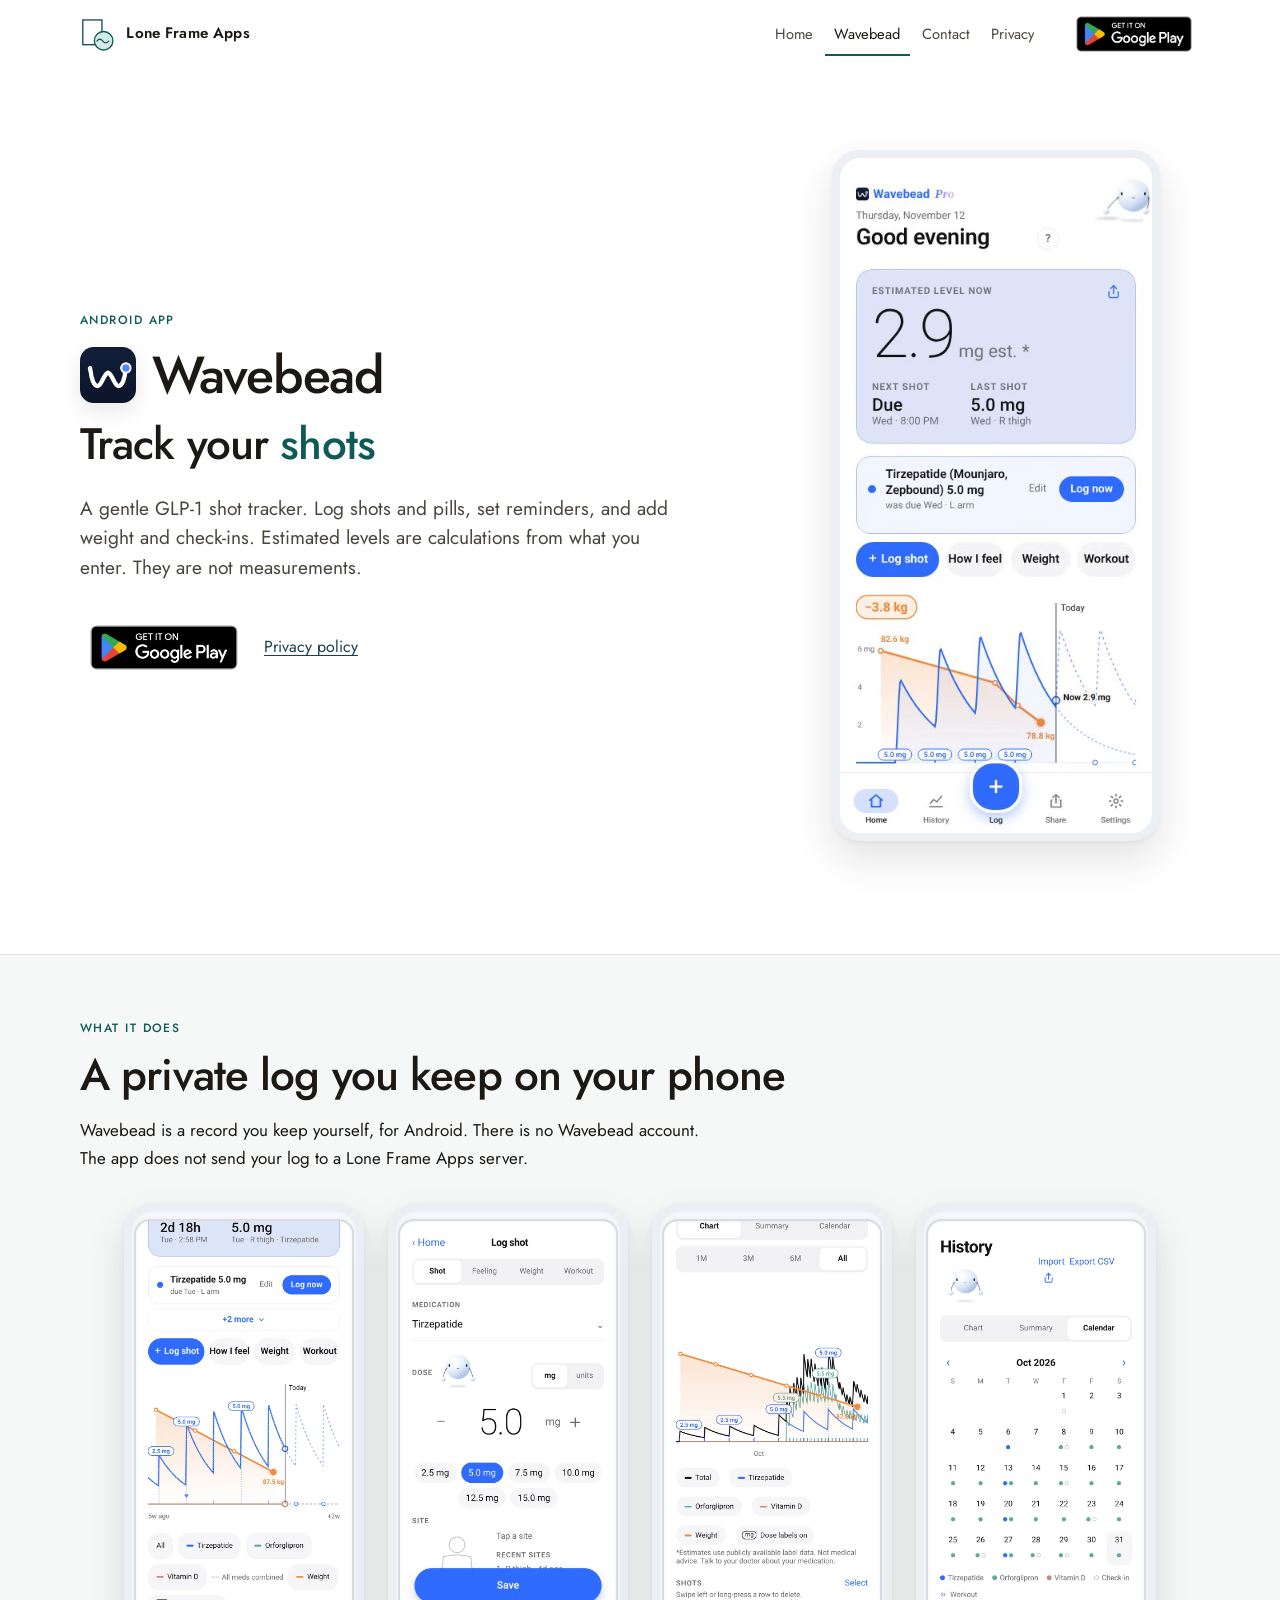
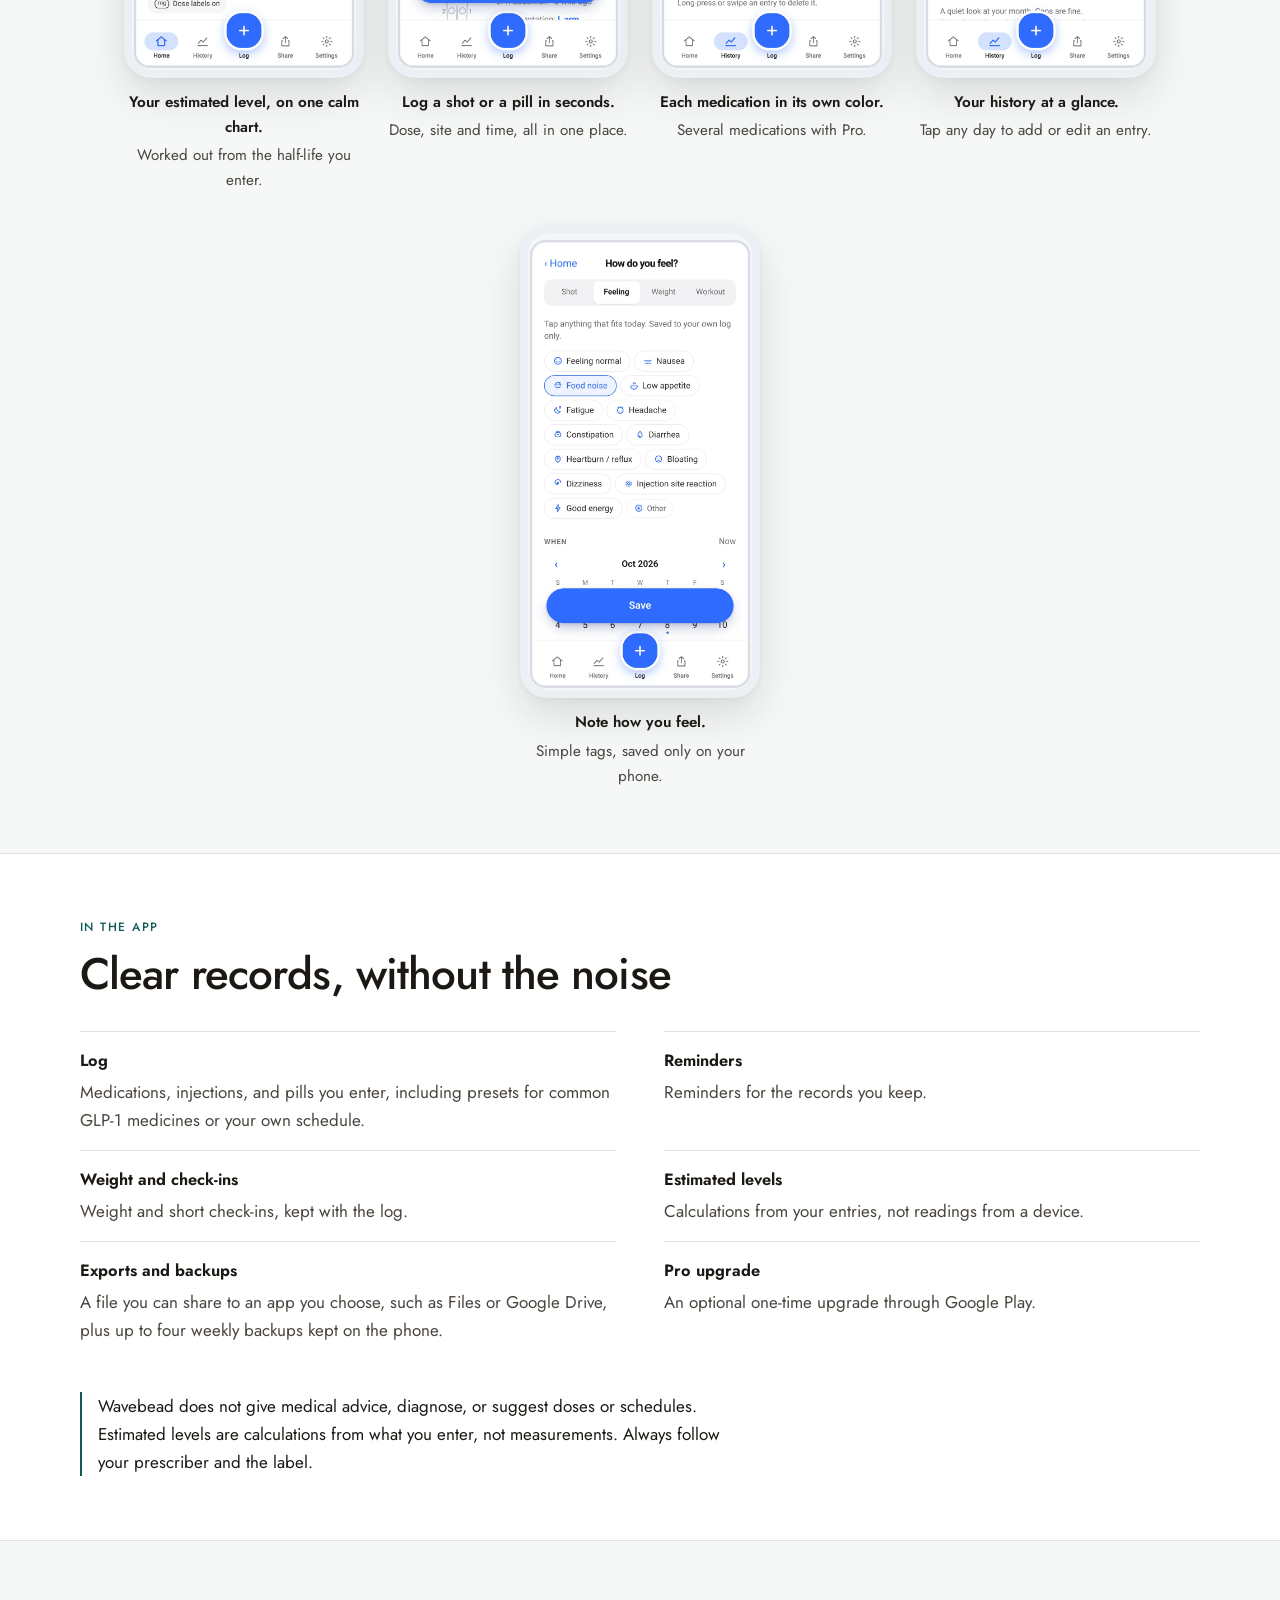
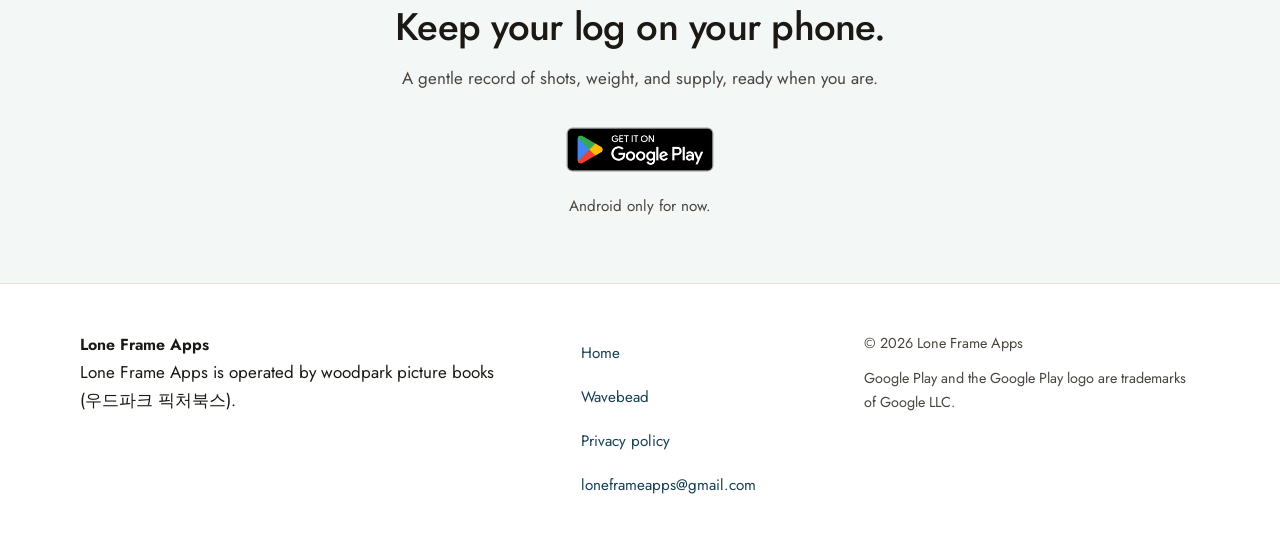
<file: wavebead.html>
<!DOCTYPE html>
<html lang="en">
<head>
  <meta charset="utf-8">
  <meta name="viewport" content="width=device-width, initial-scale=1">
  <title>Wavebead — Lone Frame Apps</title>
  <meta name="description" content="Wavebead is a gentle GLP-1 shot tracker for Android. Log shots and pills, keep reminders, and see estimated levels. Your log stays on your phone.">
  <meta name="theme-color" content="#ffffff">
  <link rel="icon" href="assets/mark.svg" type="image/svg+xml">
  <link rel="stylesheet" href="styles/site.css">
  <link rel="stylesheet" href="styles/motion.css">
</head>
<body>
  <a class="skip" href="#content">Skip to content</a>
  <header class="site-header">
    <div class="wrap header-bar">
      <a class="brand" href="index.html">
        <img src="assets/mark.svg" alt="" width="36" height="36">
        Lone Frame Apps
      </a>
      <nav class="nav" aria-label="Primary">
        <a href="index.html"><span class="roll-text"><span class="roll-track"><span class="roll-face">Home</span><span class="roll-face" aria-hidden="true">Home</span></span></span></a>
        <a href="wavebead.html" aria-current="page"><span class="roll-text"><span class="roll-track"><span class="roll-face">Wavebead</span><span class="roll-face" aria-hidden="true">Wavebead</span></span></span></a>
        <a href="index.html#contact"><span class="roll-text"><span class="roll-track"><span class="roll-face">Contact</span><span class="roll-face" aria-hidden="true">Contact</span></span></span></a>
        <a href="privacy.html"><span class="roll-text"><span class="roll-track"><span class="roll-face">Privacy</span><span class="roll-face" aria-hidden="true">Privacy</span></span></span></a>
      </nav>
      <a class="play-badge play-badge-nav" href="https://play.google.com/store/apps/details?id=com.loneframeapps.wavebead">
        <img src="assets/google-play-badge.png" alt="Get it on Google Play" width="168" height="65">
      </a>
    </div>
  </header>

  <main id="content">
    <section class="wrap hero">
      <div>
        <p class="kicker">Android app</p>
        <div class="app-lockup">
          <img src="assets/app-icon.png" width="192" height="192" alt="">
          <h1 class="product-name">Wavebead</h1>
        </div>
        <p class="hero-line">
          <span class="sr-only">Track your shots, weight, and supply</span>
          <span aria-hidden="true">Track your
            <span class="flip" id="flip">
              <span data-word class="is-on">shots</span>
              <span data-word>weight</span>
              <span data-word>supply</span>
            </span>
          </span>
        </p>
        <p class="dek">A gentle GLP-1 shot tracker. Log shots and pills, set reminders, and add weight and check-ins. Estimated levels are calculations from what you enter. They are not measurements.</p>
        <div class="hero-actions">
          <a class="play-badge" href="https://play.google.com/store/apps/details?id=com.loneframeapps.wavebead">
            <img src="assets/google-play-badge.png" alt="Get it on Google Play" width="168" height="65">
          </a>
          <a class="text-link" href="privacy.html">Privacy policy</a>
        </div>
      </div>
      <div class="hero-visual">
        <figure class="phone phone-demo tilt-card">
          <video class="demo-clip" autoplay muted loop playsinline poster="assets/hero/wavebead-poster.jpg" width="390" height="844">
            <source src="assets/hero/wavebead-demo.webm" type="video/webm">
            <source src="assets/hero/wavebead-demo.mp4" type="video/mp4">
          </video>
          <img class="demo-poster" src="assets/hero/wavebead-poster.jpg" width="390" height="844" alt="Wavebead home screen with an estimated level chart, the next dose, and Oolo.">
          <span class="tilt-sheen" aria-hidden="true"></span>
        </figure>
      </div>
    </section>

    <section class="band" aria-labelledby="what-title">
      <div class="wrap band-inner">
        <p class="kicker">What it does</p>
        <h2 id="what-title">A private log you keep on your phone</h2>
        <p class="lede">Wavebead is a record you keep yourself, for Android. There is no Wavebead account. The app does not send your log to a Lone Frame Apps server.</p>
        <ul class="shots">
          <li>
            <figure>
              <div class="phone"><img src="assets/screens/01_home_chart.webp" width="800" height="1633" alt="Estimated level chart on the Wavebead home screen."></div>
              <figcaption><strong>Your estimated level, on one calm chart.</strong> Worked out from the half-life you enter.</figcaption>
            </figure>
          </li>
          <li>
            <figure>
              <div class="phone"><img src="assets/screens/02_log.webp" width="800" height="1633" alt="Logging a 5.0 milligram shot of tirzepatide."></div>
              <figcaption><strong>Log a shot or a pill in seconds.</strong> Dose, site and time, all in one place.</figcaption>
            </figure>
          </li>
          <li>
            <figure>
              <div class="phone"><img src="assets/screens/03_multimed.webp" width="800" height="1633" alt="History chart with separate colored lines for each medication and weight."></div>
              <figcaption><strong>Each medication in its own color.</strong> Several medications with Pro.</figcaption>
            </figure>
          </li>
          <li>
            <figure>
              <div class="phone"><img src="assets/screens/04_calendar.webp" width="800" height="1633" alt="Monthly history calendar with dose and check-in marks."></div>
              <figcaption><strong>Your history at a glance.</strong> Tap any day to add or edit an entry.</figcaption>
            </figure>
          </li>
          <li>
            <figure>
              <div class="phone"><img src="assets/screens/05_feel.webp" width="800" height="1633" alt="Check-in tags for how you feel, saved on the phone."></div>
              <figcaption><strong>Note how you feel.</strong> Simple tags, saved only on your phone.</figcaption>
            </figure>
          </li>
        </ul>
      </div>
    </section>

    <section class="wrap section" aria-labelledby="details-title">
      <p class="kicker">In the app</p>
      <h2 id="details-title">Clear records, without the noise</h2>
      <ul class="points">
        <li>
          <h3>Log</h3>
          <p>Medications, injections, and pills you enter, including presets for common GLP-1 medicines or your own schedule.</p>
        </li>
        <li>
          <h3>Reminders</h3>
          <p>Reminders for the records you keep.</p>
        </li>
        <li>
          <h3>Weight and check-ins</h3>
          <p>Weight and short check-ins, kept with the log.</p>
        </li>
        <li>
          <h3>Estimated levels</h3>
          <p>Calculations from your entries, not readings from a device.</p>
        </li>
        <li>
          <h3>Exports and backups</h3>
          <p>A file you can share to an app you choose, such as Files or Google Drive, plus up to four weekly backups kept on the phone.</p>
        </li>
        <li>
          <h3>Pro upgrade</h3>
          <p>An optional one-time upgrade through Google Play.</p>
        </li>
      </ul>
      <p class="note">Wavebead does not give medical advice, diagnose, or suggest doses or schedules. Estimated levels are calculations from what you enter, not measurements. Always follow your prescriber and the label.</p>
    </section>

    <section class="cta-band" aria-labelledby="cta-title">
      <div class="wrap">
        <h2 id="cta-title">Keep your log on your phone.</h2>
        <p class="lede">A gentle record of shots, weight, and supply, ready when you are.</p>
        <div class="hero-actions">
          <a class="play-badge" href="https://play.google.com/store/apps/details?id=com.loneframeapps.wavebead">
            <img src="assets/google-play-badge.png" alt="Get it on Google Play" width="168" height="65">
          </a>
        </div>
        <p class="platform">Android only for now.</p>
      </div>
    </section>
  </main>

  <footer class="site-footer">
    <div class="wrap footer-grid">
      <div>
        <p class="footer-name">Lone Frame Apps</p>
        <p>Lone Frame Apps is operated by woodpark picture books (<span lang="ko">우드파크 픽처북스</span>).</p>
      </div>
      <nav class="footer-links" aria-label="Footer">
        <a href="index.html">Home</a>
        <a href="wavebead.html">Wavebead</a>
        <a href="privacy.html">Privacy policy</a>
        <a href="mailto:loneframeapps@gmail.com">loneframeapps@gmail.com</a>
      </nav>
      <div class="fine">
        <p>© 2026 Lone Frame Apps</p>
        <p>Google Play and the Google Play logo are trademarks of Google LLC.</p>
      </div>
    </div>
  </footer>
  <script src="scripts/site.js"></script>
  <script src="scripts/motion.js"></script>
</body>
</html>
</file>
<file: styles/site.css>
@font-face {
  font-family: "Jost";
  src: url("../assets/fonts/jost-variable.woff2") format("woff2") tech("variations"),
       url("../assets/fonts/jost-variable.woff2") format("woff2-variations");
  font-weight: 100 900;
  font-style: normal;
  font-display: swap;
  unicode-range: U+0000-00FF, U+0100-024F, U+0259, U+0131, U+0152-0153, U+02BB-02BC, U+02C6, U+02DA, U+02DC, U+0304, U+0308, U+0329, U+1E00-1EFF, U+2000-206F, U+20A0-20CF, U+2122, U+2191, U+2193, U+2212, U+2215, U+2C60-2C7F, U+A720-A7FF, U+FEFF, U+FFFD;
}

:root {
  color-scheme: light;
  --paper: #ffffff;
  --paper-2: #ffffff;
  --ink: #1c1915;
  --muted: #4a453e;
  --line: #e6e2db;
  --sea: #d5ebe6;
  --sea-deep: #0e5a56;
  --blue: #163f52;
  --focus: #1a4d63;
  --shadow: 0 18px 40px rgba(28, 25, 21, 0.12);
  --space-1: 0.25rem;
  --space-2: 0.5rem;
  --space-3: 0.75rem;
  --space-4: 1rem;
  --space-5: 1.5rem;
  --space-6: 2rem;
  --space-7: 3rem;
  --space-8: 4rem;
  --space-9: 6rem;
  --font: "Jost", "Noto Sans CJK KR", "Apple SD Gothic Neo", "Malgun Gothic", "Noto Sans KR", sans-serif;
  --serif: var(--font);
  --sans: var(--font);
}

*,
*::before,
*::after {
  box-sizing: border-box;
}

html {
  scroll-behavior: smooth;
}

body {
  margin: 0;
  background: var(--paper);
  color: var(--ink);
  font-family: var(--font);
  font-size: 1.0625rem;
  font-weight: 400;
  line-height: 1.65;
  font-synthesis: none;
}

::selection {
  background: #c5e4de;
  color: #14221f;
}

:focus-visible {
  outline: 2px solid var(--focus);
  outline-offset: 3px;
}

img,
video {
  display: block;
  max-width: 100%;
  height: auto;
}

a {
  color: var(--blue);
  text-underline-offset: 0.18em;
}

a:hover {
  color: var(--sea-deep);
}

.skip {
  position: absolute;
  left: 1rem;
  top: 0.5rem;
  transform: translateY(-160%);
  background: var(--paper-2);
  color: var(--ink);
  padding: 0.5rem 0.75rem;
  z-index: 30;
}

.skip:focus {
  transform: none;
}

.sr-only {
  position: absolute;
  width: 1px;
  height: 1px;
  padding: 0;
  margin: -1px;
  overflow: hidden;
  clip: rect(0, 0, 0, 0);
  white-space: nowrap;
  border: 0;
}

.wrap {
  width: min(1120px, calc(100% - 2rem));
  max-width: 100%;
  margin-inline: auto;
}

/* --- Header --- */

.site-header {
  position: sticky;
  top: 0;
  z-index: 20;
  background: var(--paper);
  border-bottom: 1px solid transparent;
  transition: border-color 0.2s ease, box-shadow 0.2s ease;
}

.site-header.is-stuck {
  border-bottom-color: var(--line);
  box-shadow: 0 1px 0 rgba(28, 25, 21, 0.04), 0 8px 20px rgba(28, 25, 21, 0.06);
}

.header-bar {
  display: flex;
  flex-wrap: wrap;
  justify-content: space-between;
  align-items: center;
  gap: var(--space-2) var(--space-4);
  min-height: 4rem;
  padding: 0.35rem 0;
}

.brand {
  display: inline-flex;
  align-items: center;
  gap: 0.65rem;
  min-height: 2.75rem;
  color: var(--ink);
  text-decoration: none;
  font-family: var(--sans);
  font-size: 0.95rem;
  font-weight: 600;
  letter-spacing: 0.01em;
}

.brand img {
  width: 2.25rem;
  height: 2.25rem;
}

.nav {
  display: flex;
  flex-wrap: wrap;
  align-items: center;
  gap: 0.1rem 0.15rem;
  font-family: var(--sans);
  font-size: 0.92rem;
}

.nav a {
  display: inline-flex;
  align-items: center;
  min-height: 2.75rem;
  padding: 0 0.6rem;
  text-decoration: none;
  color: var(--muted);
}

.nav a:hover,
.nav a[aria-current="page"] {
  color: var(--ink);
}

.nav a[aria-current="page"] {
  box-shadow: inset 0 -2px 0 var(--sea-deep);
}

.play-badge {
  display: inline-flex;
  align-items: center;
  justify-content: center;
  min-height: 3rem;
}

.play-badge img {
  width: 10.5rem;
  height: auto;
}

.play-badge-nav {
  min-height: 3rem;
  min-width: 3rem;
  padding: 0;
  flex: 0 0 auto;
}

.play-badge-nav img {
  width: 8.25rem;
  height: auto;
}

/* --- Hero --- */

.hero {
  display: grid;
  grid-template-columns: minmax(0, 1fr);
  gap: var(--space-6);
  align-items: center;
  padding: var(--space-7) 0 var(--space-8);
}

.hero > * {
  min-width: 0;
}

.kicker {
  margin: 0 0 var(--space-3);
  font-family: var(--sans);
  font-size: 0.75rem;
  font-weight: 500;
  letter-spacing: 0.12em;
  text-transform: uppercase;
  color: var(--sea-deep);
}

h1,
h2,
h3,
p {
  text-wrap: pretty;
}

h1 {
  margin: 0;
  font-size: clamp(2.35rem, 6.5vw, 4.25rem);
  font-weight: 500;
  line-height: 1.05;
  letter-spacing: -0.025em;
}

.hero .product-name {
  font-size: clamp(2rem, 5.5vw, 3.25rem);
}

.hero-line {
  margin: var(--space-4) 0 0;
  font-size: clamp(1.7rem, 5vw, 2.75rem);
  font-weight: 500;
  line-height: 1.15;
  letter-spacing: -0.02em;
  color: var(--ink);
}

.flip {
  display: inline-grid;
  justify-items: start;
  align-items: baseline;
  vertical-align: baseline;
}

.flip [data-word] {
  grid-area: 1 / 1;
  opacity: 0;
  transform: translateY(0.28em);
  transition: opacity 0.45s ease, transform 0.45s ease;
  color: var(--sea-deep);
}

.flip [data-word].is-on {
  opacity: 1;
  transform: none;
}

.dek {
  max-width: 38rem;
  margin: var(--space-5) 0 0;
  font-size: 1.2rem;
  line-height: 1.55;
  color: var(--muted);
}

.hero-actions {
  display: flex;
  flex-wrap: wrap;
  align-items: center;
  gap: var(--space-4);
  margin-top: var(--space-6);
}

.text-link {
  font-family: var(--sans);
  font-size: 1rem;
  min-height: 2.75rem;
  display: inline-flex;
  align-items: center;
}

.hero-visual {
  display: grid;
  justify-items: center;
}

.phone {
  width: min(20rem, 74vw);
  background: #eceff3;
  border-radius: 1.7rem;
  padding: 0.5rem;
  box-shadow: var(--shadow), 0 2px 6px rgba(28, 25, 21, 0.05);
}

.phone img,
.phone video {
  width: 100%;
  border-radius: 1.3rem;
  background: #fff;
}

.hero-visual .phone {
  width: min(20.5rem, 78vw);
}

.phone-demo {
  position: relative;
}

.demo-clip,
.demo-poster {
  aspect-ratio: 390 / 844;
  object-fit: cover;
}

.demo-poster {
  display: none;
}

.emblem {
  width: min(14rem, 70%);
}

/* --- Hero: two-app actions --- */

.hero-actions-apps {
  flex-direction: column;
  align-items: flex-start;
  gap: var(--space-4);
}

.hero-cta {
  display: flex;
  flex-wrap: wrap;
  align-items: center;
  gap: var(--space-3) var(--space-4);
}

.coming-soon {
  display: inline-flex;
  align-items: center;
  justify-content: center;
  margin: 0;
  min-height: 2.75rem;
  padding: 0.4rem 0.9rem;
  border: 1px solid var(--line);
  border-radius: 999px;
  background: #f6f8f8;
  color: var(--muted);
  font-family: var(--sans);
  font-size: 0.92rem;
  line-height: 1.2;
  text-align: center;
}

/* --- Sections --- */

.band {
  background: #f6f8f8;
  border-top: 1px solid var(--line);
  border-bottom: 1px solid var(--line);
}

.band-inner,
.section {
  padding: var(--space-7) 0;
}

.feature-head {
  display: flex;
  flex-wrap: wrap;
  justify-content: space-between;
  align-items: flex-end;
  gap: var(--space-3) var(--space-5);
  margin-bottom: var(--space-2);
}

.status {
  display: inline-flex;
  align-items: center;
  gap: 0.5rem;
  margin: 0;
  font-family: var(--sans);
  font-size: 0.95rem;
  color: var(--blue);
  min-height: 2.75rem;
}

.status::before {
  content: "";
  width: 0.5rem;
  height: 0.5rem;
  border-radius: 50%;
  background: var(--sea-deep);
}

.app-lockup {
  display: flex;
  align-items: center;
  gap: var(--space-4);
  margin: var(--space-4) 0 0;
}

.app-lockup img {
  width: 3.5rem;
  height: 3.5rem;
  border-radius: 0.85rem;
  box-shadow: 0 8px 20px rgba(28, 25, 21, 0.1);
}

h2 {
  margin: 0;
  font-size: clamp(1.85rem, 4vw, 2.75rem);
  font-weight: 500;
  letter-spacing: -0.02em;
  line-height: 1.12;
}

.lede {
  max-width: 40rem;
  margin: var(--space-4) 0 0;
  color: var(--ink);
}

.shots {
  list-style: none;
  margin: var(--space-6) 0 0;
  padding: 0;
  display: grid;
  grid-template-columns: repeat(2, minmax(0, 1fr));
  justify-items: center;
  gap: var(--space-5) var(--space-4);
}

.shots > li {
  width: 100%;
  max-width: 15rem;
}

.shots > li:last-child:nth-child(odd) {
  grid-column: 1 / -1;
  width: calc((100% - var(--space-4)) / 2);
  max-width: 15rem;
}

.shots figure {
  margin: 0;
  width: 100%;
}

.shots .phone {
  width: 100%;
  margin-inline: auto;
}

.shots figcaption {
  margin-top: var(--space-3);
  font-family: var(--sans);
  font-size: 0.95rem;
  color: var(--muted);
  text-align: center;
}

.shots figcaption strong {
  display: block;
  color: var(--ink);
  font-weight: 600;
  margin-bottom: 0.2rem;
}

.points {
  list-style: none;
  margin: var(--space-6) 0 0;
  padding: 0;
  display: grid;
  grid-template-columns: 1fr;
  gap: 0;
}

.points li {
  padding: 1rem 0;
  border-top: 1px solid var(--line);
}

.points h3 {
  margin: 0 0 0.2rem;
  font-family: var(--sans);
  font-size: 1.02rem;
  font-weight: 650;
}

.points p {
  margin: 0;
  color: var(--muted);
}

.note {
  max-width: 42rem;
  margin: var(--space-6) 0 0;
  padding-left: 1rem;
  border-left: 2px solid var(--sea-deep);
}

.contact {
  padding: var(--space-7) 0 var(--space-5);
}

.email {
  display: inline-block;
  margin: var(--space-3) 0 0;
  font-size: clamp(1.35rem, 3.4vw, 2.15rem);
  letter-spacing: -0.02em;
  line-height: 1.25;
  overflow-wrap: anywhere;
}

.quiet {
  margin: var(--space-3) 0 0;
  color: var(--muted);
}

/* --- CTA band --- */

.cta-band {
  background: #f3f7f6;
  border-top: 1px solid var(--line);
  padding: var(--space-7) 0;
  text-align: center;
}

.cta-band h2 {
  font-size: clamp(1.7rem, 3.6vw, 2.4rem);
}

.cta-band .lede {
  margin-left: auto;
  margin-right: auto;
  color: var(--muted);
}

.cta-band .hero-actions {
  justify-content: center;
  margin-top: var(--space-5);
}

.cta-band .platform {
  margin: var(--space-3) 0 0;
  font-family: var(--sans);
  font-size: 0.95rem;
  color: var(--muted);
}

/* --- Footer --- */

.site-footer {
  padding: var(--space-7) 0;
  border-top: 1px solid var(--line);
  background: var(--paper);
}

.footer-grid {
  display: grid;
  grid-template-columns: 1fr;
  gap: var(--space-6);
}

.footer-name {
  margin: 0 0 var(--space-3);
  font-family: var(--sans);
  font-size: 1rem;
  font-weight: 650;
}

.site-footer p {
  margin: 0;
  max-width: 42rem;
}

[lang="ko"] {
  word-break: keep-all;
  line-break: strict;
}

.footer-links {
  display: flex;
  flex-direction: column;
  align-items: flex-start;
  font-family: var(--sans);
  font-size: 0.95rem;
}

.footer-links a {
  display: inline-flex;
  align-items: center;
  min-height: 2.75rem;
  text-decoration: none;
  color: var(--blue);
}

.footer-links a:hover {
  color: var(--sea-deep);
  text-decoration: underline;
}

.fine {
  color: var(--muted);
  font-family: var(--sans);
  font-size: 0.9rem;
}

.fine p + p {
  margin-top: var(--space-3);
}

.fine a + a {
  margin-left: 0.85rem;
}

/* --- Privacy prose --- */

.prose {
  padding: var(--space-7) 0 var(--space-8);
}

.prose-inner {
  max-width: 40.5rem;
}

.prose h1 {
  font-size: clamp(2.2rem, 6vw, 3.4rem);
  margin-bottom: var(--space-3);
}

.meta {
  margin: 0 0 var(--space-3);
  color: var(--muted);
  font-family: var(--sans);
  font-size: 0.95rem;
}

.prose h2 {
  margin-top: var(--space-6);
  font-size: 1.5rem;
  letter-spacing: -0.02em;
}

.prose p,
.prose li {
  font-size: 1.0625rem;
}

.prose ul {
  margin: 0.4rem 0 0;
  padding-left: 1.15rem;
}

.prose li + li {
  margin-top: 0.35rem;
}

code {
  font-family: "Liberation Mono", "Segoe UI Mono", ui-monospace, monospace;
  font-size: 0.92em;
  overflow-wrap: anywhere;
}

.split {
  display: grid;
  grid-template-columns: 1fr;
  gap: var(--space-6);
  align-items: start;
}

@media (min-width: 720px) {
  .wrap {
    width: min(1120px, calc(100% - 4rem));
  }

  .header-bar {
    flex-wrap: nowrap;
    min-height: 4.25rem;
  }

  .nav {
    margin-left: auto;
    margin-right: var(--space-2);
  }

  .hero {
    grid-template-columns: minmax(0, 1.15fr) minmax(0, 0.85fr);
    gap: var(--space-8);
    padding: var(--space-8) 0 var(--space-9);
  }

  .hero-visual {
    justify-items: end;
  }

  .points {
    grid-template-columns: 1fr 1fr;
    column-gap: var(--space-7);
  }

  .shots {
    display: flex;
    flex-wrap: wrap;
    justify-content: center;
    align-items: flex-start;
    gap: var(--space-6) var(--space-5);
  }

  .shots > li,
  .shots > li:last-child:nth-child(odd) {
    flex: 0 0 15rem;
    width: 15rem;
    max-width: 15rem;
    grid-column: auto;
  }

  .band-inner,
  .section,
  .cta-band {
    padding: var(--space-8) 0;
  }

  .footer-grid {
    grid-template-columns: minmax(0, 1.35fr) minmax(0, 0.7fr) minmax(0, 1fr);
    gap: var(--space-7);
    align-items: start;
  }
}

@media (max-width: 959px) {
  .header-bar.has-app-nav {
    display: grid;
    grid-template-columns: 1fr auto;
    column-gap: var(--space-3);
    row-gap: 0;
    align-items: center;
    flex-wrap: wrap;
  }

  .has-app-nav .brand {
    grid-column: 1;
    grid-row: 1;
  }

  .has-app-nav .play-badge-nav {
    grid-column: 2;
    grid-row: 1;
    justify-self: end;
  }

  .has-app-nav .nav {
    grid-column: 1 / -1;
    grid-row: 2;
    justify-content: flex-start;
    margin-left: 0;
    margin-right: 0;
  }
}

@media (min-width: 720px) and (max-width: 959px) {
  .hero {
    gap: var(--space-5);
  }
}

@media (min-width: 960px) {
  .header-bar.has-app-nav {
    display: flex;
    flex-wrap: nowrap;
  }
}

@media (max-width: 719px) {
  .nav a {
    padding-inline: 0.4rem;
  }

  .hero {
    gap: var(--space-4);
    padding: var(--space-5) 0;
  }

  .hero-actions {
    margin-top: var(--space-5);
  }

  .hero-actions-apps {
    gap: var(--space-3);
  }
}

@media (prefers-reduced-motion: reduce) {
  html {
    scroll-behavior: auto;
  }

  .flip [data-word] {
    transition: none;
  }

  .demo-clip {
    display: none;
  }

  .phone-demo .demo-poster {
    display: block;
  }
}

/* --- JP Bound Clinic Finder section (homepage) --- */

#wavebead,
#jpbound,
#contact {
  scroll-margin-top: 5.5rem;
}

@media (max-width: 959px) {
  #wavebead,
  #jpbound,
  #contact {
    scroll-margin-top: 11rem;
  }
}

#jpbound.section {
  padding: var(--space-6) 0;
}

.jpbound-inner {
  display: flex;
  flex-direction: column;
  align-items: flex-start;
  gap: var(--space-5);
}

.jpbound-inner > .feature-head {
  width: 100%;
  margin-bottom: 0;
}

.jpbound-copy {
  min-width: 0;
  width: 100%;
}

.jpbound-copy .lede {
  max-width: 36rem;
}

.jpbound-copy .hero-actions {
  margin-top: var(--space-4);
}

.jpbound-visual {
  margin: 0;
}

.jpbound-visual .phone {
  width: min(15rem, 72vw);
  margin: 0;
}

.jpbound-visual .phone picture,
.jpbound-visual .phone img {
  display: block;
  width: 100%;
  height: auto;
}

@media (max-width: 719px) {
  .jpbound-inner > .feature-head {
    flex-direction: column;
    align-items: flex-start;
    gap: var(--space-2);
  }

  .jpbound-inner > .feature-head .status {
    min-height: 0;
    align-items: flex-start;
    line-height: 1.4;
  }

  .jpbound-copy .app-lockup {
    align-items: flex-start;
    gap: var(--space-3);
  }

  .jpbound-copy .app-lockup img {
    width: 2.75rem;
    height: 2.75rem;
  }

  .jpbound-copy h2 {
    font-size: 1.55rem;
    line-height: 1.15;
  }
}

@media (min-width: 720px) {
  #jpbound.section {
    padding: var(--space-7) 0;
  }

  .jpbound-visual .phone {
    width: 15rem;
  }
}

/* JP Bound Clinic Finder: phone on the right of the copy on wider screens */
@media (min-width: 720px) {
  .jpbound-inner {
    display: grid;
    grid-template-columns: minmax(0, 1.15fr) minmax(0, 0.85fr);
    column-gap: var(--space-6);
    row-gap: var(--space-5);
    align-items: center;
  }
  .jpbound-inner > .feature-head {
    grid-column: 1 / -1;
  }
  .jpbound-copy { grid-column: 1; }
  .jpbound-visual {
    grid-column: 2;
    justify-self: center;
  }
}
</file>
<file: styles/motion.css>
/* Subtle motion for the Lone Frame preview copy.
   Inspired by DesignBookmark Motion (Parallax ticket, Roll links);
   written ourselves. Off when the user prefers reduced motion. */

/* --- Roll links (header nav) --- */

.nav a .roll-text {
  display: block;
  height: 1.65em;
  height: 1lh;
  overflow: hidden;
}

.nav a .roll-track {
  display: flex;
  flex-direction: column;
  transform: translateY(0);
}

.nav a .roll-face {
  display: block;
  line-height: 1.65;
  line-height: 1lh;
}

@media (prefers-reduced-motion: no-preference) {
  .nav a .roll-track {
    /* Fallback easing, then a mild spring that barely overshoots */
    transition: transform 0.48s cubic-bezier(0.22, 1, 0.36, 1);
    transition-timing-function: linear(
      0,
      0.218 11.4%,
      0.624 29.1%,
      0.826 38.7%,
      0.937 47.6%,
      0.997 56.6%,
      1.016 63.5%,
      1.008 78.4%,
      1
    );
  }

  .nav a:focus-visible .roll-track {
    transform: translateY(-50%);
  }

  @media (hover: hover) {
    .nav a:hover .roll-track {
      transform: translateY(-50%);
    }
  }
}

/* --- Parallax tilt + sheen (hero phone) --- */

.hero-visual {
  perspective: 56rem;
}

.tilt-card {
  /* Identity transform keeps the stacking context stable. */
  transform: rotateX(var(--tilt-x, 0deg)) rotateY(var(--tilt-y, 0deg));
  transform-origin: center center;
}

.tilt-sheen {
  position: absolute;
  inset: 0.5rem;
  border-radius: 1.3rem;
  pointer-events: none;
  z-index: 2;
  opacity: 0;
  background: radial-gradient(
    circle at var(--sheen-x, 50%) var(--sheen-y, 30%),
    rgba(255, 255, 255, 0.42) 0%,
    rgba(255, 255, 255, 0.1) 28%,
    rgba(255, 255, 255, 0) 58%
  );
}

@media (prefers-reduced-motion: no-preference) {
  .tilt-sheen {
    transition: opacity 0.35s ease;
  }

  .tilt-card.is-lit .tilt-sheen {
    opacity: 1;
  }
}
</file>
